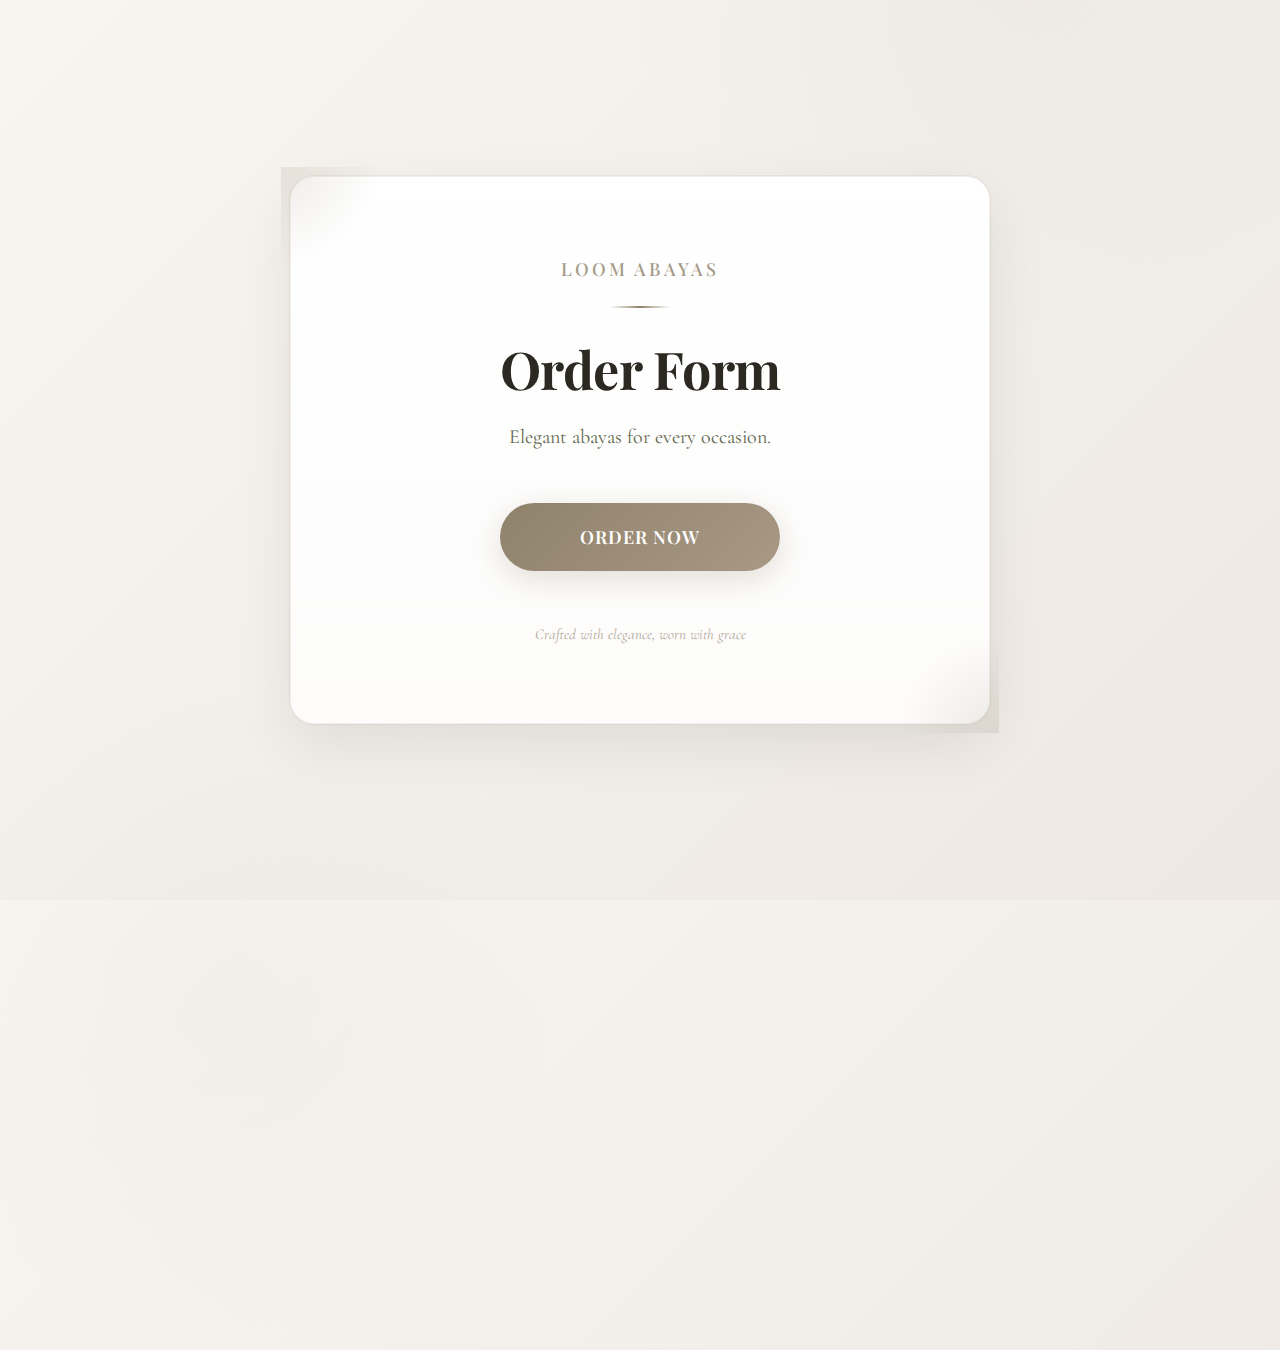
<file: templates/index.html>
<!DOCTYPE html>
<html lang="en">
<head>
  <meta charset="UTF-8" />
  <meta name="viewport" content="width=device-width, initial-scale=1.0" />
  <title>Loom Abayas – Order Form</title>
  <link href="https://fonts.googleapis.com/css2?family=Playfair+Display:wght@400;500;600;700&family=Cormorant+Garamond:wght@300;400;500&display=swap" rel="stylesheet">
  <style>
    * {
      margin: 0;
      padding: 0;
      box-sizing: border-box;
    }
    
    body {
      font-family: 'Playfair Display', serif;
      background: linear-gradient(135deg, #F8F5F1 0%, #EDE8E3 100%);
      min-height: 100vh;
      display: flex;
      align-items: center;
      justify-content: center;
      padding: 20px;
      position: relative;
      overflow: hidden;
    }
    
    body::before {
      content: '';
      position: absolute;
      top: -50%;
      right: -10%;
      width: 800px;
      height: 800px;
      background: radial-gradient(circle, rgba(143, 130, 107, 0.05) 0%, transparent 70%);
      border-radius: 50%;
      animation: float 15s ease-in-out infinite;
    }
    
    body::after {
      content: '';
      position: absolute;
      bottom: -50%;
      left: -10%;
      width: 700px;
      height: 700px;
      background: radial-gradient(circle, rgba(143, 130, 107, 0.04) 0%, transparent 70%);
      border-radius: 50%;
      animation: float 20s ease-in-out infinite reverse;
    }
    
    @keyframes float {
      0%, 100% { transform: translateY(0px); }
      50% { transform: translateY(-30px); }
    }
    
    .container {
      position: relative;
      z-index: 1;
      text-align: center;
      background: linear-gradient(to bottom, #FFFFFF 0%, #FDFCFB 100%);
      padding: 80px 60px;
      border-radius: 24px;
      box-shadow: 
        0 20px 60px rgba(0, 0, 0, 0.08),
        0 0 0 1px rgba(143, 130, 107, 0.1);
      max-width: 700px;
      width: 100%;
      animation: fadeIn 0.8s ease;
      border: 1px solid rgba(143, 130, 107, 0.1);
    }
    
    @keyframes fadeIn {
      from {
        opacity: 0;
        transform: translateY(30px);
      }
      to {
        opacity: 1;
        transform: translateY(0);
      }
    }
    
    .brand-logo {
      font-size: 18px;
      font-weight: 500;
      color: #8F826B;
      letter-spacing: 3px;
      text-transform: uppercase;
      margin-bottom: 25px;
      opacity: 0.8;
      animation: fadeInDown 0.8s ease;
    }
    
    @keyframes fadeInDown {
      from {
        opacity: 0;
        transform: translateY(-20px);
      }
      to {
        opacity: 0.8;
        transform: translateY(0);
      }
    }
    
    .divider {
      width: 60px;
      height: 2px;
      background: linear-gradient(to right, transparent, #8F826B, transparent);
      margin: 0 auto 30px;
      animation: fadeIn 1s ease 0.2s backwards;
    }
    
    h1 {
      font-size: 52px;
      font-weight: 700;
      color: #2C2923;
      margin-bottom: 20px;
      line-height: 1.2;
      letter-spacing: -0.5px;
      animation: fadeInUp 0.8s ease 0.1s backwards;
    }
    
    @keyframes fadeInUp {
      from {
        opacity: 0;
        transform: translateY(30px);
      }
      to {
        opacity: 1;
        transform: translateY(0);
      }
    }
    
    .subtitle {
      font-family: 'Cormorant Garamond', serif;
      font-size: 20px;
      font-weight: 400;
      color: #61664E;
      line-height: 1.6;
      margin-bottom: 50px;
      max-width: 500px;
      margin-left: auto;
      margin-right: auto;
      animation: fadeInUp 0.8s ease 0.2s backwards;
    }
    
    .order-button {
      display: inline-block;
      padding: 22px 80px;
      background: linear-gradient(135deg, #8F826B 0%, #A89885 100%);
      color: white;
      text-decoration: none;
      border-radius: 50px;
      font-size: 18px;
      font-weight: 600;
      letter-spacing: 1px;
      text-transform: uppercase;
      transition: all 0.4s ease;
      box-shadow: 0 8px 30px rgba(143, 130, 107, 0.25);
      position: relative;
      overflow: hidden;
      animation: fadeInUp 0.8s ease 0.4s backwards;
    }
    
    .order-button::before {
      content: '';
      position: absolute;
      top: 0;
      left: -100%;
      width: 100%;
      height: 100%;
      background: linear-gradient(90deg, transparent, rgba(255, 255, 255, 0.2), transparent);
      transition: left 0.5s ease;
    }
    
    .order-button:hover::before {
      left: 100%;
    }
    
    .order-button:hover {
      transform: translateY(-4px);
      box-shadow: 0 12px 40px rgba(143, 130, 107, 0.35);
    }
    
    .order-button:active {
      transform: translateY(-2px);
      box-shadow: 0 6px 25px rgba(143, 130, 107, 0.3);
    }
    
    .footer-note {
      margin-top: 50px;
      font-family: 'Cormorant Garamond', serif;
      font-size: 15px;
      color: #8F826B;
      font-style: italic;
      opacity: 0.7;
      animation: fadeIn 1s ease 0.6s backwards;
    }
    
    /* Premium decorative elements */
    .corner-ornament {
      position: absolute;
      width: 100px;
      height: 100px;
      opacity: 0.15;
    }
    
    .corner-ornament.top-left {
      top: -10px;
      left: -10px;
      background: radial-gradient(circle at top left, #8F826B 0%, transparent 70%);
    }
    
    .corner-ornament.bottom-right {
      bottom: -10px;
      right: -10px;
      background: radial-gradient(circle at bottom right, #8F826B 0%, transparent 70%);
    }
    
    /* Tablet Devices */
    @media (max-width: 768px) {
      .container {
        padding: 60px 45px;
      }
      
      .brand-logo {
        font-size: 16px;
        letter-spacing: 2px;
      }
      
      h1 {
        font-size: 42px;
      }
      
      .subtitle {
        font-size: 18px;
        margin-bottom: 40px;
      }
      
      .order-button {
        padding: 20px 70px;
        font-size: 17px;
      }
    }
    
    /* Mobile Devices */
    @media (max-width: 480px) {
      body {
        padding: 15px;
      }
      
      .container {
        padding: 50px 30px;
        border-radius: 20px;
      }
      
      .brand-logo {
        font-size: 14px;
        letter-spacing: 2px;
        margin-bottom: 20px;
      }
      
      .divider {
        width: 50px;
        margin-bottom: 25px;
      }
      
      h1 {
        font-size: 34px;
        margin-bottom: 18px;
      }
      
      .subtitle {
        font-size: 16px;
        margin-bottom: 40px;
        padding: 0 10px;
      }
      
      .order-button {
        padding: 18px 50px;
        font-size: 16px;
        width: 100%;
      }
      
      .footer-note {
        font-size: 14px;
        margin-top: 40px;
      }
      
      .corner-ornament {
        width: 70px;
        height: 70px;
      }
    }
    
    /* Small Mobile Devices */
    @media (max-width: 360px) {
      .container {
        padding: 45px 25px;
      }
      
      h1 {
        font-size: 30px;
      }
      
      .subtitle {
        font-size: 15px;
      }
      
      .order-button {
        padding: 16px 40px;
        font-size: 15px;
        letter-spacing: 0.5px;
      }
    }
  </style>
</head>
<body>
  <div class="container">
    <div class="corner-ornament top-left"></div>
    <div class="corner-ornament bottom-right"></div>
    
    <div class="brand-logo">Loom Abayas</div>
    <div class="divider"></div>
    
    <h1>Order Form</h1>
    <p class="subtitle">Elegant abayas for every occasion.</p>
    
    <a href="/order-form" class="order-button">Order Now</a>
    
    <p class="footer-note">Crafted with elegance, worn with grace</p>
  </div>
</body>
</html>
</file>
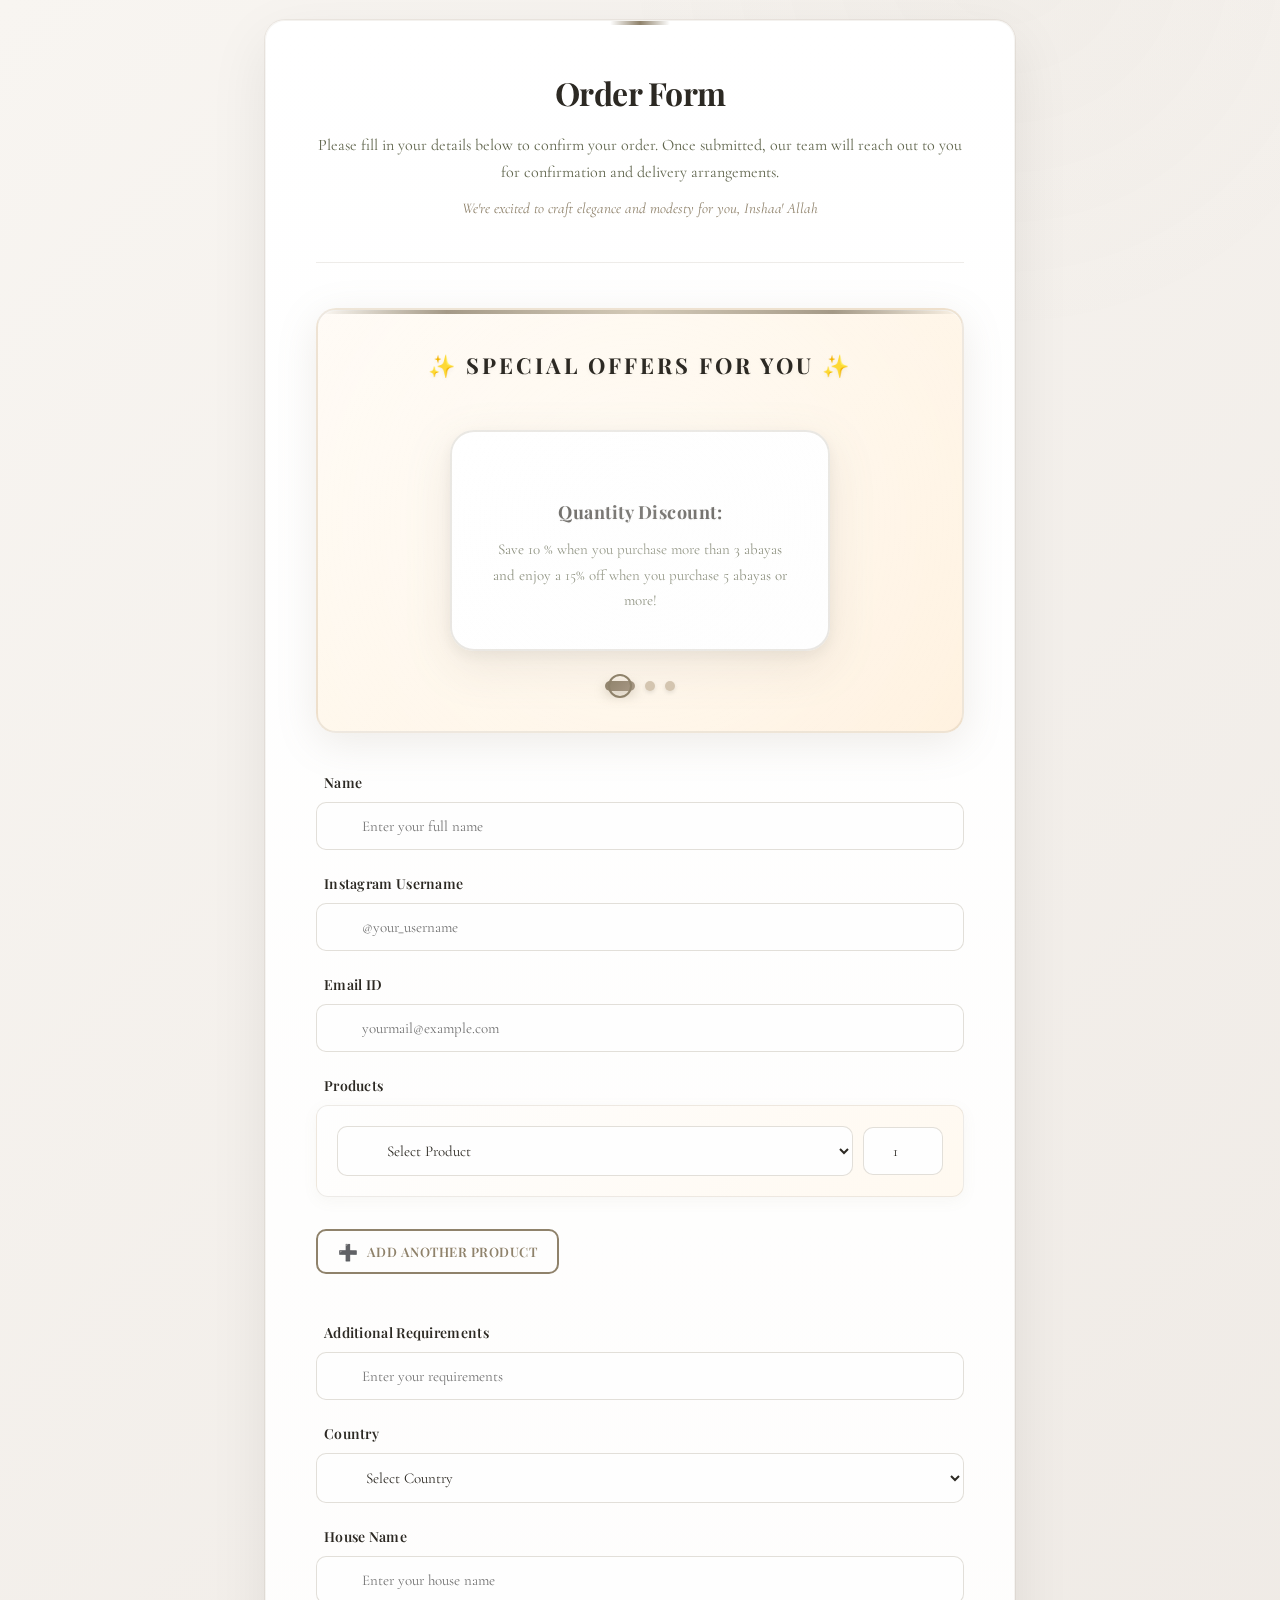
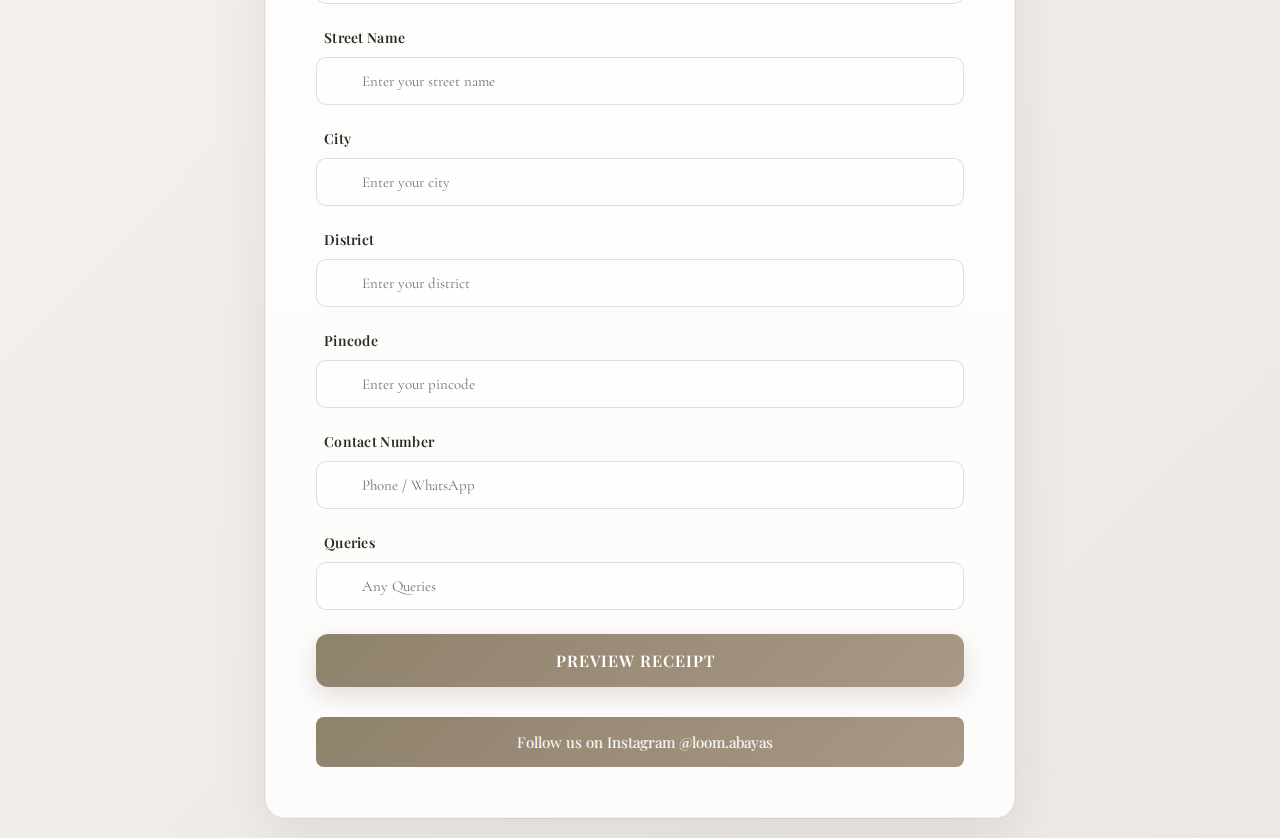
<file: templates/order-form.html>
<!DOCTYPE html>
<html lang="en">
<head>
  <meta charset="UTF-8" />
  <meta name="viewport" content="width=device-width, initial-scale=1.0" />
  <title>Order Form</title>
  <link href="https://fonts.googleapis.com/css2?family=Playfair+Display:wght@400;500;600;700&family=Cormorant+Garamond:wght@300;400;500&display=swap" rel="stylesheet">
  <style>
    * {
      margin: 0;
      padding: 0;
      box-sizing: border-box;
    }
    
    body {
      font-family: 'Playfair Display', serif;
      background: linear-gradient(135deg, #F8F5F1 0%, #EDE8E3 100%);
      padding: 20px;
      min-height: 100vh;
      position: relative;
    }

    body::before {
      content: '';
      position: fixed;
      top: -50%;
      right: -10%;
      width: 800px;
      height: 800px;
      background: radial-gradient(circle, rgba(143, 130, 107, 0.03) 0%, transparent 70%);
      border-radius: 50%;
      animation: float 20s ease-in-out infinite;
      pointer-events: none;
    }

    @keyframes float {
      0%, 100% { transform: translateY(0px); }
      50% { transform: translateY(-40px); }
    }
    
    .form-container {
      max-width: 750px;
      margin: 0 auto;
      background: linear-gradient(to bottom, #FFFFFF 0%, #FDFCFB 100%);
      padding: 50px;
      border-radius: 20px;
      box-shadow: 
        0 20px 60px rgba(0, 0, 0, 0.08),
        0 0 0 1px rgba(143, 130, 107, 0.1);
      animation: fadeIn 0.6s ease-in;
      border: 1px solid rgba(143, 130, 107, 0.08);
      position: relative;
    }

    .form-container::before {
      content: '';
      position: absolute;
      top: 0;
      left: 50%;
      transform: translateX(-50%);
      width: 60px;
      height: 4px;
      background: linear-gradient(to right, transparent, #8F826B, transparent);
      border-radius: 2px;
    }
    
    @keyframes fadeIn {
      from { opacity: 0; transform: translateY(30px); }
      to { opacity: 1; transform: translateY(0); }
    }
    
    .welcome {
      text-align: center;
      margin-bottom: 45px;
      padding-bottom: 30px;
      border-bottom: 1px solid rgba(143, 130, 107, 0.15);
      position: relative;
    }

    .brand-logo {
      font-size: 16px;
      font-weight: 500;
      color: #8F826B;
      letter-spacing: 3px;
      text-transform: uppercase;
      margin-bottom: 20px;
      opacity: 0.8;
    }

    .divider {
      width: 50px;
      height: 2px;
      background: linear-gradient(to right, transparent, #8F826B, transparent);
      margin: 0 auto 25px;
    }
    
    .welcome h2 {
      color: #2C2923;
      font-size: 32px;
      margin-bottom: 18px;
      font-weight: 700;
      letter-spacing: -0.5px;
    }
    
    .welcome p {
      font-family: 'Cormorant Garamond', serif;
      color: #61664E;
      font-size: 16px;
      line-height: 1.7;
      margin-bottom: 10px;
    }
    
    .welcome .italic {
      font-family: 'Cormorant Garamond', serif;
      font-style: italic;
      color: #8F826B;
      font-size: 15px;
      font-weight: 400;
    }

    /* PREMIUM CAROUSEL STYLES */
    .offers-carousel {
      background: linear-gradient(135deg, #FFFBF5 0%, #FFF6E8 50%, #FFF0DC 100%);
      padding: 40px 30px;
      margin: 40px 0;
      position: relative;
      overflow: hidden;
      min-height: 320px;
      border-radius: 20px;
      border: 2px solid rgba(143, 130, 107, 0.15);
      box-shadow: 
        0 10px 40px rgba(143, 130, 107, 0.15),
        inset 0 1px 0 rgba(255, 255, 255, 0.8);
    }

    .offers-carousel::before {
      content: '';
      position: absolute;
      top: 0;
      left: 0;
      right: 0;
      height: 4px;
      background: linear-gradient(90deg, 
        transparent 0%, 
        #8F826B 20%, 
        #C5B8A0 50%, 
        #8F826B 80%, 
        transparent 100%);
      animation: shimmer 3s ease-in-out infinite;
    }

    @keyframes shimmer {
      0%, 100% { opacity: 0.8; }
      50% { opacity: 1; }
    }

    .offers-carousel::after {
      content: '';
      position: absolute;
      top: 50%;
      left: 50%;
      transform: translate(-50%, -50%);
      width: 200%;
      height: 200%;
      background: radial-gradient(circle, rgba(255, 255, 255, 0.4) 0%, transparent 70%);
      pointer-events: none;
      animation: pulse 4s ease-in-out infinite;
    }

    @keyframes pulse {
      0%, 100% { opacity: 0.3; transform: translate(-50%, -50%) scale(1); }
      50% { opacity: 0.5; transform: translate(-50%, -50%) scale(1.1); }
    }

    .offers-carousel h3 {
      color: #2C2923;
      font-size: 22px;
      font-weight: 700;
      margin-bottom: 50px;
      text-align: center;
      text-transform: uppercase;
      letter-spacing: 3px;
      position: relative;
      z-index: 2;
      text-shadow: 0 2px 4px rgba(0, 0, 0, 0.05);
    }

    .carousel-wrapper {
      position: relative;
      width: 100%;
      max-width: 380px;
      margin: 0 auto;
      min-height: 220px;
      perspective: 1000px;
    }

    .carousel-track {
      position: relative;
      width: 100%;
      transform-style: preserve-3d;
    }

    .carousel-slide {
      position: absolute;
      top: 0;
      left: 0;
      width: 100%;
      opacity: 0;
      transform: translateX(100%) scale(0.9) rotateY(20deg);
      transition: all 0.8s cubic-bezier(0.645, 0.045, 0.355, 1);
      pointer-events: none;
      filter: blur(3px);
    }

    .carousel-slide.active {
      opacity: 1;
      transform: translateX(0) scale(1) rotateY(0deg);
      pointer-events: auto;
      position: relative;
      filter: blur(0);
      z-index: 2;
    }

    .carousel-slide.prev {
      opacity: 0.3;
      transform: translateX(-100%) scale(0.85) rotateY(-20deg);
      filter: blur(2px);
      z-index: 1;
    }

    .offer-item {
      background: linear-gradient(135deg, #FFFFFF 0%, #FEFEFE 100%);
      padding: 65px 35px 35px 35px;
      border-radius: 24px;
      border: 2px solid rgba(143, 130, 107, 0.25);
      display: flex;
      flex-direction: column;
      align-items: center;
      justify-content: center;
      text-align: center;
      gap: 20px;
      box-shadow: 
        0 15px 45px rgba(143, 130, 107, 0.18),
        0 5px 15px rgba(0, 0, 0, 0.08),
        inset 0 1px 0 rgba(255, 255, 255, 0.9);
      min-height: 210px;
      max-width: 380px;
      position: relative;
      margin: 0 auto;
      transition: all 0.5s cubic-bezier(0.175, 0.885, 0.32, 1.275);
      backdrop-filter: blur(10px);
    }

    .offer-item::before {
      content: '';
      position: absolute;
      top: -2px;
      left: -2px;
      right: -2px;
      bottom: -2px;
      background: linear-gradient(135deg, rgba(143, 130, 107, 0.2) 0%, transparent 50%, rgba(143, 130, 107, 0.1) 100%);
      border-radius: 24px;
      z-index: -1;
      opacity: 0;
      transition: opacity 0.5s ease;
    }

    .offer-item:hover {
      box-shadow: 
        0 20px 60px rgba(143, 130, 107, 0.25),
        0 8px 20px rgba(0, 0, 0, 0.12),
        inset 0 1px 0 rgba(255, 255, 255, 1);
      transform: translateY(-8px) scale(1.02);
      border-color: #8F826B;
    }

    .offer-item:hover::before {
      opacity: 1;
    }

    

   

    .offer-item:hover .offer-icon {
      transform: translateX(-50%) translateY(-5px) scale(1.1);
      box-shadow: 
        0 15px 40px rgba(143, 130, 107, 0.35),
        0 0 0 4px #8F826B,
        0 0 0 8px rgba(143, 130, 107, 0.15);
    }

    .offer-text {
      font-family: 'Cormorant Garamond', serif;
      color: #61664E;
      font-size: 15px;
      line-height: 1.7;
      text-align: center;
      width: 100%;
      font-weight: 400;
    }

    .offer-text strong {
      font-family: 'Playfair Display', serif;
      color: #2C2923;
      font-weight: 700;
      display: block;
      margin-bottom: 10px;
      font-size: 18px;
      letter-spacing: 0.5px;
      text-shadow: 0 1px 2px rgba(0, 0, 0, 0.05);
    }

    .carousel-controls {
      position: absolute;
      top: 50%;
      transform: translateY(-50%);
      width: 100%;
      display: flex;
      justify-content: space-between;
      padding: 0 10px;
      pointer-events: none;
      z-index: 3;
    }

    .carousel-btn {
      width: 45px;
      height: 45px;
      border-radius: 50%;
      background: linear-gradient(135deg, #FFFFFF 0%, #FFF9F0 100%);
      border: 2px solid #8F826B;
      color: #8F826B;
      font-size: 20px;
      cursor: pointer;
      pointer-events: auto;
      transition: all 0.3s ease;
      display: flex;
      align-items: center;
      justify-content: center;
      box-shadow: 0 5px 15px rgba(143, 130, 107, 0.2);
      opacity: 0.8;
    }

    .carousel-btn:hover {
      background: linear-gradient(135deg, #8F826B 0%, #A89885 100%);
      color: white;
      transform: scale(1.1);
      box-shadow: 0 8px 25px rgba(143, 130, 107, 0.35);
      opacity: 1;
    }

    .carousel-btn:active {
      transform: scale(0.95);
    }

    .carousel-dots {
      display: flex;
      justify-content: center;
      gap: 10px;
      margin-top: 30px;
      position: relative;
      z-index: 2;
    }

    .carousel-dot {
      width: 10px;
      height: 10px;
      border-radius: 50%;
      background: #D4C5B0;
      cursor: pointer;
      transition: all 0.4s cubic-bezier(0.175, 0.885, 0.32, 1.275);
      border: none;
      padding: 0;
      box-shadow: 0 2px 4px rgba(0, 0, 0, 0.1);
      position: relative;
    }

    .carousel-dot::before {
      content: '';
      position: absolute;
      top: 50%;
      left: 50%;
      transform: translate(-50%, -50%);
      width: 20px;
      height: 20px;
      border-radius: 50%;
      border: 2px solid #8F826B;
      opacity: 0;
      transition: opacity 0.3s ease;
    }

    .carousel-dot.active {
      background: linear-gradient(135deg, #8F826B 0%, #A89885 100%);
      width: 30px;
      border-radius: 6px;
      box-shadow: 0 4px 12px rgba(143, 130, 107, 0.4);
    }

    .carousel-dot.active::before {
      opacity: 1;
      animation: ripple 1.5s ease-out infinite;
    }

    @keyframes ripple {
      0% {
        transform: translate(-50%, -50%) scale(1);
        opacity: 0.6;
      }
      100% {
        transform: translate(-50%, -50%) scale(1.8);
        opacity: 0;
      }
    }

    .carousel-dot:hover {
      background: #A89885;
      transform: scale(1.3);
      box-shadow: 0 4px 12px rgba(143, 130, 107, 0.3);
    }

    
    .form-group {
      margin-bottom: 24px;
      width: 100%;
      position: relative;
    }
    
    .form-group label {
      display: flex;
      align-items: center;
      gap: 8px;
      font-size: 14px;
      color: #2C2923;
      font-weight: 600;
      margin-bottom: 10px;
      letter-spacing: 0.3px;
    }

    .label-icon {
      font-size: 16px;
      color: #8F826B;
    }
    
    .form-group input,
    .form-group select {
      width: 100%;
      padding: 14px 18px 14px 45px;
      border: 1px solid rgba(143, 130, 107, 0.25);
      border-radius: 10px;
      font-size: 15px;
      font-family: 'Cormorant Garamond', serif;
      background: #FEFEFE;
      transition: all 0.3s ease;
      color: #2C2923;
    }

    .input-wrapper {
      position: relative;
    }

    .input-icon {
      position: absolute;
      left: 16px;
      top: 50%;
      transform: translateY(-50%);
      color: #8F826B;
      font-size: 18px;
      pointer-events: none;
      opacity: 0.7;
    }
    
    .form-group input:focus,
    .form-group select:focus {
      outline: none;
      border-color: #8F826B;
      box-shadow: 0 0 0 4px rgba(143, 130, 107, 0.08);
      background: white;
    }

    .form-group input:focus + .input-icon,
    .form-group select:focus + .input-icon {
      opacity: 1;
    }
    
    .note {
      font-family: 'Cormorant Garamond', serif;
      font-size: 13px;
      color: #8F826B;
      margin-top: 8px;
      font-style: italic;
      line-height: 1.6;
      padding-left: 24px;
      position: relative;
    }

    .note::before {
      content: 'ℹ';
      position: absolute;
      left: 4px;
      font-style: normal;
      opacity: 0.8;
    }
    
    .hidden {
      display: none;
    }
    
    .product-wrapper {
      margin-bottom: 20px;
      padding: 20px;
      background: linear-gradient(135deg, #FEFEFE 0%, #FFF9F0 100%);
      border: 1px solid rgba(143, 130, 107, 0.15);
      border-radius: 12px;
      box-shadow: 0 4px 15px rgba(143, 130, 107, 0.06);
      transition: all 0.3s ease;
    }

    .product-wrapper:hover {
      box-shadow: 0 6px 20px rgba(143, 130, 107, 0.1);
      transform: translateY(-2px);
    }
    
    .product-row {
      display: flex;
      align-items: center;
      gap: 10px;
      width: 100%;
    }
    
    .product-row select {
      flex: 1;
      min-width: 0;
    }
    
    .product-row .quantity {
      width: 80px;
      flex-shrink: 0;
      text-align: center;
      padding-left: 18px;
    }
    
    .remove-product-btn {
      background-color: transparent;
      color: #8F826B;
      border: none;
      padding: 0;
      font-size: 24px;
      cursor: pointer;
      transition: all 0.2s ease;
      font-family: Arial, sans-serif;
      line-height: 1;
      width: 32px;
      height: 32px;
      display: flex;
      align-items: center;
      justify-content: center;
      flex-shrink: 0;
      border-radius: 4px;
    }
    
    .remove-product-btn:hover {
      color: #d64545;
      background: #FFE8E8;
      transform: scale(1.1);
    }
    
    .color-field-wrapper {
      margin-top: 12px;
      width: 100%;
    }
    
    .color-field-label {
      display: flex;
      align-items: center;
      gap: 6px;
      font-size: 13px;
      color: #61664E;
      font-weight: 500;
      margin-bottom: 6px;
    }

    .color-field-label::before {
      content: '';
      font-size: 14px;
    }
    
    .color-field-wrapper input,
    .color-field-wrapper select {
      width: 100%;
      padding: 10px 15px 10px 38px;
      border: 1px solid #D4C5B0;
      border-radius: 6px;
      font-size: 13px;
      font-family: 'Playfair Display', serif;
      background: white;
    }
    
    .color-field-wrapper input:focus,
    .color-field-wrapper select:focus {
      outline: none;
      border-color: #8F826B;
      box-shadow: 0 0 0 3px rgba(143, 130, 107, 0.1);
    }

    .size-field-wrapper {
      margin-top: 12px;
      width: 100%;
    }

    .size-field-label {
      display: flex;
      align-items: center;
      gap: 6px;
      font-size: 13px;
      color: #61664E;
      font-weight: 500;
      margin-bottom: 6px;
    }

    .size-field-label::before {
      content: '';
      font-size: 14px;
    }

    .size-field-wrapper select,
    .size-field-wrapper input {
      width: 100%;
      padding: 10px 15px 10px 38px;
      border: 1px solid #D4C5B0;
      border-radius: 6px;
      font-size: 13px;
      font-family: 'Playfair Display', serif;
      background: white;
    }

    .size-field-wrapper select:focus,
    .size-field-wrapper input:focus {
      outline: none;
      border-color: #8F826B;
      box-shadow: 0 0 0 3px rgba(143, 130, 107, 0.1);
    }

    .custom-size-field {
      margin-top: 8px;
    }
    
    .shawl-note {
      font-size: 12px;
      color: #8F826B;
      margin-top: 8px;
      font-style: italic;
      padding: 6px 10px 6px 32px;
      background: #FFF9F0;
      border-left: 3px solid #8F826B;
      border-radius: 4px;
      position: relative;
    }

    .shawl-note::before {
      content: '✨';
      position: absolute;
      left: 10px;
      font-style: normal;
    }
    /* NEW: Shawl length upgrade field */
.shawl-length-wrapper {
  margin-top: 12px;
  width: 100%;
}

.shawl-length-label {
  display: flex;
  align-items: center;
  gap: 6px;
  font-size: 13px;
  color: #61664E;
  font-weight: 500;
  margin-bottom: 6px;
}

.shawl-length-label::before {
  content: '🧣';
  font-size: 14px;
}

.shawl-checkbox-container {
  display: flex;
  align-items: center;
  gap: 10px;
  padding: 12px 15px;
  background: white;
  border: 1px solid #D4C5B0;
  border-radius: 6px;
  cursor: pointer;
  transition: all 0.3s ease;
}

.shawl-checkbox-container:hover {
  border-color: #8F826B;
  background: #FEFDFB;
}

.shawl-checkbox-container input[type="checkbox"] {
  width: 18px;
  height: 18px;
  cursor: pointer;
  accent-color: #8F826B;
}

.shawl-checkbox-label {
  font-size: 13px;
  color: #2C2923;
  font-weight: 500;
  cursor: pointer;
  flex: 1;
  font-family: 'Playfair Display', serif;
}

.shawl-upgrade-note {
  font-size: 11px;
  color: #8F826B;
  margin-top: 6px;
  font-style: italic;
  padding: 4px 8px 4px 26px;
  background: #FFF9F0;
  border-left: 2px solid #8F826B;
  border-radius: 3px;
  position: relative;
}

.shawl-upgrade-note::before {
  content: 'ℹ';
  position: absolute;
  left: 8px;
  font-style: normal;
  opacity: 0.8;
}
    
    #addProductBtn {
      background: transparent;
      color: #8F826B;
      border: 2px solid #8F826B;
      padding: 10px 20px;
      margin-top: 12px;
      margin-bottom: 25px;
      border-radius: 10px;
      font-size: 14px;
      cursor: pointer;
      display: inline-flex;
      align-items: center;
      gap: 8px;
      font-family: 'Playfair Display', serif;
      font-weight: 600;
      transition: all 0.3s ease;
      letter-spacing: 0.5px;
      text-transform: uppercase;
      font-size: 13px;
    }

    #addProductBtn::before {
      content: '➕';
      font-size: 16px;
    }
    
    #addProductBtn:hover {
      background: #8F826B;
      color: white;
      transform: translateY(-3px);
      box-shadow: 0 6px 20px rgba(143, 130, 107, 0.25);
    }
    
    button[type="button"]#previewBtn {
      width: 100%;
      padding: 16px;
      background: linear-gradient(135deg, #8F826B 0%, #A89885 100%);
      color: white;
      border: none;
      border-radius: 12px;
      font-size: 16px;
      font-weight: 600;
      cursor: pointer;
      margin-top: 15px;
      font-family: 'Playfair Display', serif;
      transition: all 0.4s ease;
      letter-spacing: 1px;
      text-transform: uppercase;
      box-shadow: 0 8px 25px rgba(143, 130, 107, 0.25);
      position: relative;
      overflow: hidden;
      display: flex;
      align-items: center;
      justify-content: center;
      gap: 10px;
    }

    button[type="button"]#previewBtn::after {
      content: '';
      font-size: 20px;
    }

    button[type="button"]#previewBtn::before {
      content: '';
      position: absolute;
      top: 0;
      left: -100%;
      width: 100%;
      height: 100%;
      background: linear-gradient(90deg, transparent, rgba(255, 255, 255, 0.2), transparent);
      transition: left 0.5s ease;
    }

    button[type="button"]#previewBtn:hover::before {
      left: 100%;
    }
    
    button[type="button"]#previewBtn:hover {
      transform: translateY(-3px);
      box-shadow: 0 12px 35px rgba(143, 130, 107, 0.35);
    }
    
    .receipt-box {
      border: 2px solid #8F826B;
      padding: 25px;
      margin-top: 25px;
      background: #FEFDFB;
      border-radius: 8px;
      animation: slideIn 0.3s ease;
    }
    
    @keyframes slideIn {
      from { opacity: 0; transform: translateY(-10px); }
      to { opacity: 1; transform: translateY(0); }
    }
    
    .receipt-box h3 {
      color: #8F826B;
      margin-bottom: 20px;
      font-size: 22px;
      text-align: center;
      display: flex;
      align-items: center;
      justify-content: center;
      gap: 10px;
    }

    .receipt-box h3::before {
      content: '';
      font-size: 24px;
    }
    
    .receipt-box table {
      width: 100%;
      border-collapse: collapse;
      margin-bottom: 20px;
    }
    
    .receipt-box table th,
    .receipt-box table td {
      padding: 10px;
      text-align: left;
      border: 1px solid #D4C5B0;
      font-size: 14px;
    }
    
    .receipt-box table th {
      background: #F5EDE3;
      color: #61664E;
      font-weight: 600;
    }
    
    .btn {
      padding: 10px 24px;
      margin: 5px;
      border: none;
      border-radius: 6px;
      cursor: pointer;
      font-size: 14px;
      font-family: 'Playfair Display', serif;
      font-weight: 500;
      transition: all 0.3s ease;
      display: inline-flex;
      align-items: center;
      gap: 6px;
    }
    
    #proceedBtn {
      background: #8F826B;
      color: white;
    }

    #proceedBtn::before {
      content: '→';
      font-size: 16px;
      font-weight: bold;
    }
    
    #proceedBtn:hover {
      background: #75695A;
      transform: translateY(-2px);
    }

    #proceedBtn:disabled {
      background: #D0D0D0;
      color: #888;
      cursor: not-allowed;
      transform: none;
    }

    #proceedBtn:disabled:hover {
      transform: none;
      box-shadow: none;
    }
    
    #cancelBtn {
      background: #E0E0E0;
      color: #666;
    }

    #cancelBtn::before {
      content: '✕';
      font-size: 16px;
    }
    
    #cancelBtn:hover {
      background: #D0D0D0;
    }

    .payment-info {
      background: #FFF9F0;
      border: 2px solid #8F826B;
      border-radius: 8px;
      padding: 20px;
      margin-top: 20px;
      animation: slideIn 0.3s ease;
    }

    .payment-info h4 {
      color: #8F826B;
      font-size: 18px;
      margin-bottom: 15px;
      text-align: center;
      font-weight: 600;
      display: flex;
      align-items: center;
      justify-content: center;
      gap: 8px;
    }

    .payment-info h4::before {
      content: '';
      font-size: 20px;
    }

    .payment-detail {
      background: white;
      padding: 12px 15px;
      margin: 8px 0;
      border-radius: 6px;
      border: 1px solid #E8DFD0;
      display: flex;
      justify-content: space-between;
      align-items: center;
    }

    .payment-detail-label {
      color: #61664E;
      font-weight: 500;
      font-size: 13px;
      display: flex;
      align-items: center;
      gap: 6px;
    }

    .payment-detail-label::before {
      content: '•';
      color: #8F826B;
      font-weight: bold;
      font-size: 16px;
    }

    .payment-detail-value {
      color: #8F826B;
      font-weight: 600;
      font-size: 14px;
      text-align: right;
      word-break: break-all;
    }

    .payment-note {
      color: #8F826B;
      font-size: 13px;
      text-align: center;
      margin-top: 15px;
      font-style: italic;
      line-height: 1.5;
      padding: 10px;
      background: white;
      border-radius: 6px;
      position: relative;
      padding-left: 32px;
    }

    .payment-note::before {
      content: '💡';
      position: absolute;
      left: 10px;
      font-style: normal;
    }

    .payment-upload-wrapper {
      background: white;
      padding: 20px;
      margin-top: 15px;
      border-radius: 6px;
      border: 2px dashed #D4C5B0;
      text-align: center;
      transition: all 0.3s ease;
    }

    .payment-upload-wrapper:hover {
      border-color: #8F826B;
      background: #FEFDFB;
    }

    .upload-label {
      display: flex;
      align-items: center;
      justify-content: center;
      gap: 8px;
      color: #61664E;
      font-size: 14px;
      font-weight: 600;
      margin-bottom: 10px;
    }

    .upload-label::before {
      content: '';
      font-size: 18px;
    }

    .upload-instructions {
      color: #888;
      font-size: 12px;
      margin-bottom: 15px;
      font-style: italic;
    }

    .file-input-wrapper {
      position: relative;
      display: inline-block;
      width: 100%;
    }

    .file-input-wrapper input[type="file"] {
      position: absolute;
      opacity: 0;
      width: 100%;
      height: 100%;
      cursor: pointer;
    }

    .file-input-button {
      display: inline-flex;
      align-items: center;
      justify-content: center;
      gap: 8px;
      padding: 12px 24px;
      background: linear-gradient(135deg, #8F826B 0%, #A89885 100%);
      color: white;
      border-radius: 6px;
      font-size: 14px;
      font-weight: 500;
      cursor: pointer;
      transition: all 0.3s ease;
      font-family: 'Playfair Display', serif;
    }

    .file-input-button::before {
      content: '';
      font-size: 16px;
    }

    .file-input-button:hover {
      transform: translateY(-2px);
      box-shadow: 0 4px 12px rgba(143, 130, 107, 0.3);
    }

    .file-preview {
      margin-top: 15px;
      padding: 12px;
      background: #FFF9F0;
      border-radius: 6px;
      display: none;
      align-items: center;
      gap: 10px;
      border: 1px solid #E8DFD0;
    }

    .file-preview.active {
      display: flex;
    }

    .file-preview-icon {
      font-size: 24px;
    }

    .file-preview-info {
      flex: 1;
      text-align: left;
    }

    .file-preview-name {
      color: #61664E;
      font-size: 13px;
      font-weight: 500;
      margin-bottom: 3px;
      display: flex;
      align-items: center;
      gap: 6px;
    }

    .file-preview-name::before {
      content: '✓';
      color: #4CAF50;
      font-weight: bold;
    }

    .file-preview-size {
      color: #888;
      font-size: 11px;
    }

    .file-remove-btn {
      background: transparent;
      border: none;
      color: #d64545;
      font-size: 20px;
      cursor: pointer;
      padding: 5px;
      transition: all 0.2s ease;
      border-radius: 4px;
    }

    .file-remove-btn:hover {
      background: #FFE8E8;
      transform: scale(1.1);
    }

    .warning-message {
      background: #FFF3CD;
      border: 2px solid #FFC107;
      border-radius: 6px;
      padding: 15px;
      margin-top: 15px;
      text-align: center;
      display: none;
      animation: slideIn 0.3s ease;
    }

    .warning-message.active {
      display: block;
    }

    .warning-message p {
      color: #856404;
      font-size: 14px;
      font-weight: 600;
      margin: 0;
      display: flex;
      align-items: center;
      justify-content: center;
      gap: 8px;
    }

    .warning-message p::before {
      content: '⚠️';
      font-size: 18px;
    }

    .discount-badge {
      background: linear-gradient(135deg, #FFF9F0 0%, #FFF3E0 100%);
      border: 2px solid #8F826B;
      color: #8F826B;
      padding: 12px 20px;
      border-radius: 8px;
      font-size: 14px;
      font-weight: 600;
      text-align: center;
      margin: 10px 0;
      animation: slideIn 0.3s ease;
      box-shadow: 0 2px 8px rgba(143, 130, 107, 0.15);
      display: flex;
      align-items: center;
      justify-content: center;
      gap: 8px;
    }

    .discount-badge::before {
      content: '';
      font-size: 18px;
    }

    .free-shipping-badge {
      background: linear-gradient(135deg, #FFF9F0 0%, #FFF3E0 100%);
      border: 2px solid #8F826B;
      color: #8F826B;
      padding: 12px 20px;
      border-radius: 8px;
      font-size: 14px;
      font-weight: 600;
      text-align: center;
      margin: 10px 0;
      animation: slideIn 0.3s ease;
      box-shadow: 0 2px 8px rgba(143, 130, 107, 0.15);
      display: flex;
      align-items: center;
      justify-content: center;
      gap: 8px;
    }

    .free-shipping-badge::before {
      content: '';
      font-size: 18px;
    }

    /* Modal Styles */
    .modal-overlay {
      display: none;
      position: fixed;
      top: 0;
      left: 0;
      width: 100%;
      height: 100%;
      background: rgba(0, 0, 0, 0.5);
      z-index: 1000;
      animation: fadeIn 0.3s ease;
    }

    .modal-overlay.active {
      display: flex;
      align-items: center;
      justify-content: center;
      padding: 20px;
    }

    .modal-content {
      background: white;
      border-radius: 12px;
      max-width: 600px;
      width: 100%;
      max-height: 90vh;
      overflow-y: auto;
      box-shadow: 0 10px 40px rgba(0, 0, 0, 0.3);
      animation: slideIn 0.3s ease;
    }

    .modal-header {
      background: linear-gradient(135deg, #8F826B 0%, #A89885 100%);
      color: white;
      padding: 20px;
      border-radius: 12px 12px 0 0;
      text-align: center;
    }

    .modal-header h3 {
      font-size: 22px;
      font-weight: 600;
      margin: 0;
      display: flex;
      align-items: center;
      justify-content: center;
      gap: 10px;
    }

    .modal-header h3::before {
      content: '✓';
      font-size: 28px;
      background: white;
      color: #8F826B;
      width: 36px;
      height: 36px;
      border-radius: 50%;
      display: flex;
      align-items: center;
      justify-content: center;
    }

    .modal-body {
      padding: 25px;
    }

    .modal-section {
      margin-bottom: 20px;
      padding-bottom: 20px;
      border-bottom: 1px solid #E8DFD0;
    }

    .modal-section:last-child {
      border-bottom: none;
      margin-bottom: 0;
    }

    .modal-section h4 {
      color: #8F826B;
      font-size: 16px;
      font-weight: 600;
      margin-bottom: 12px;
      display: flex;
      align-items: center;
      gap: 8px;
    }

    .modal-section:nth-child(1) h4::before {
      content: '';
    }

    .modal-section:nth-child(2) h4::before {
      content: '';
    }

    .modal-section:nth-child(3) h4::before {
      content: '';
    }

    .modal-section:nth-child(4) h4::before {
      content: '';
    }

    .modal-detail-row {
      display: flex;
      justify-content: space-between;
      padding: 8px 0;
      font-size: 14px;
    }

    .modal-detail-label {
      color: #61664E;
      font-weight: 500;
    }

    .modal-detail-value {
      color: #8F826B;
      font-weight: 600;
      text-align: right;
      max-width: 60%;
      word-break: break-word;
    }

    .modal-table {
      width: 100%;
      border-collapse: collapse;
      margin-top: 10px;
    }

    .modal-table th,
    .modal-table td {
      padding: 10px;
      text-align: left;
      border: 1px solid #D4C5B0;
      font-size: 13px;
    }

    .modal-table th {
      background: #F5EDE3;
      color: #61664E;
      font-weight: 600;
    }

    .modal-total {
      background: #FFF9F0;
      padding: 15px;
      border-radius: 6px;
      margin-top: 15px;
      text-align: center;
    }

    .modal-total-label {
      color: #61664E;
      font-size: 14px;
      font-weight: 500;
      display: flex;
      align-items: center;
      justify-content: center;
      gap: 6px;
    }

    .modal-total-label::before {
      content: '';
    }

    .modal-total-value {
      color: #8F826B;
      font-size: 24px;
      font-weight: 600;
      margin-top: 5px;
    }

    .modal-footer {
      padding: 20px 25px;
      background: #FEFDFB;
      border-radius: 0 0 12px 12px;
      text-align: center;
      border-top: 1px solid #E8DFD0;
    }

    .modal-footer .btn {
      min-width: 120px;
    }

    .modal-confirm-btn {
      background: #8F826B;
      color: white;
    }

    .modal-confirm-btn::before {
      content: '✓';
      font-size: 16px;
      font-weight: bold;
    }

    .modal-confirm-btn:hover {
      background: #75695A;
      transform: translateY(-2px);
    }

    .modal-cancel-btn {
      background: #E0E0E0;
      color: #666;
    }

    .modal-cancel-btn::before {
      content: '←';
      font-size: 16px;
    }

    .modal-cancel-btn:hover {
      background: #D0D0D0;
    }

    #submitOrderBtn {
      display: inline-flex;
      align-items: center;
      gap: 8px;
    }

    #submitOrderBtn::before {
      content: '';
      font-size: 18px;
    }
    
    .instagram-link {
      display: flex;
      align-items: center;
      justify-content: center;
      gap: 10px;
      text-align: center;
      margin-top: 30px;
      padding: 15px;
      background: linear-gradient(135deg, #8F826B 0%, #A89885 100%);
      color: white;
      text-decoration: none;
      border-radius: 8px;
      font-size: 15px;
      transition: all 0.3s ease;
    }

    .instagram-link::before {
      content: '';
      font-size: 20px;
    }
    
    .instagram-link:hover {
      transform: translateY(-2px);
      box-shadow: 0 6px 20px rgba(143, 130, 107, 0.3);
    }
    
    @media (max-width: 600px) {
      .form-container {
        padding: 25px 20px;
      }
      
      .product-row {
        flex-wrap: wrap;
      }
      
      .product-row select {
        flex: 1 1 100%;
      }
      
      .product-row .quantity {
        flex: 1;
      }

      .payment-detail {
        flex-direction: column;
        align-items: flex-start;
        gap: 5px;
      }

      .payment-detail-value {
        text-align: left;
      }

      .modal-content {
        max-height: 95vh;
      }

      .modal-detail-row {
        flex-direction: column;
        gap: 5px;
      }

      .modal-detail-value {
        max-width: 100%;
        text-align: left;
      }

      .offer-item {
        flex-direction: column;
        text-align: center;
      }
    }
  </style>
</head>
<body>
  <div class="form-container">
    <div class="welcome">
      <h2>Order Form</h2>
      <p>Please fill in your details below to confirm your order. Once submitted, our team will reach out to you for confirmation and delivery arrangements.</p>
      <p class="italic">We're excited to craft elegance and modesty for you, Inshaa' Allah</p>
    </div>

    <div class="offers-carousel">
      <h3>✨ Special Offers For You ✨</h3>
      <div class="carousel-wrapper">
        <div class="carousel-track" id="carouselTrack">
          <div class="carousel-slide active">
            <div class="offer-item">
              <div class="offer-text">
                <strong>Quantity Discount:</strong>  Save 10 % when you purchase more than 3 abayas and enjoy a 15% off when you purchase 5 abayas or more!
              </div>
            </div>
          </div>
          <div class="carousel-slide">
            <div class="offer-item">
              <div class="offer-text">
                <strong>Free Delivery in UAE:</strong> No delivery charges on orders above AED 330                 
              </div>
            </div>
          </div>
          <div class="carousel-slide">
            <div class="offer-item">
              <div class="offer-text">
                <strong>Free Shipping to India:</strong> No shipping charges on orders above ₹8000
              </div>
            </div>
          </div>
        </div>
      </div>
      <div class="carousel-dots" id="carouselDots">
        <button class="carousel-dot active" data-index="0"></button>
        <button class="carousel-dot" data-index="1"></button>
        <button class="carousel-dot" data-index="2"></button>
      </div>
    </div>

    <form id="orderForm" method="POST" action="/order-form" enctype="multipart/form-data">
            <div class="form-group">
        <label for="full_name">
          <span class="label-icon"></span>
          Name
        </label>
        <div class="input-wrapper">
          <input type="text" id="full_name" name="full_name" placeholder="Enter your full name" required>
          <span class="input-icon"></span>
        </div>
      </div>

      <div class="form-group">
        <label for="insta_username">
          <span class="label-icon"></span>
          Instagram Username
        </label>
        <div class="input-wrapper">
          <input type="text" id="insta_username" name="insta_username" placeholder="@your_username" required>
          <span class="input-icon"></span>
        </div>
      </div>

      <div class="form-group">
        <label for="email">
          <span class="label-icon"></span>
          Email ID
        </label>
        <div class="input-wrapper">
          <input type="email" id="email" name="email" placeholder="yourmail@example.com" required>
          <span class="input-icon"></span>
        </div>
      </div>

      <div class="form-group" id="productSection">
        <label>
          <span class="label-icon"></span>
          Products
        </label>
        <div class="product-wrapper" data-row-index="0">
          <div class="product-row" data-row-index="0">
            <select name="pid[]" class="pid" required data-row-index="0">
              <option value="">Select Product</option>
              <option value="P01">P01 – Keffiyeh Abaya</option>
              <option value="P02">P02 – Zahrah Abaya</option>
              <option value="P03">P03 – Black abaya with white embroidered sleeves</option>
              <option value="P04">P04 – Hala Abaya</option>
              <option value="P05">P05 – Launan Abaya</option>
              <option value="P06">P06 – Yasmin Abaya</option>
              <option value="P07">P07 – Cape Abaya</option>
              <option value="P08">P08 – Flow Pleat Abaya-Double Chiffon</option>
              <option value="P09">P09 – Flow Pleat Abaya-Nida</option>
              <option value="P10">P10 – Classic Red Abaya</option>
              <option value="P11">P11 – Bronze Abaya</option>
              <option value="P12">P12 – Asmirah</option>
              <option value="P13">P13 – Sahar</option>
              <option value="P14">P14 – Classy Dark Olive</option>
              <option value="P15">P15 – Insha Abaya</option>
              <option value="P16">P16 – Black Lace Abaya</option>
              <option value="P17">P17 – Beige Coat Abaya</option>
              <option value="P18">P18 – Rua Abaya</option>
              <option value="P19">P19 – Ayra Abaya</option>
              <option value="P20">P20 – Blossom abaya</option>
              <option value="P21">P21 – Warda abaya</option>
              <option value="P22">P22 – Brown Noir abaya</option>
              <option value="P23">P23 – Reem Nida Set</option>

            </select>
            <input type="number" name="quantity[]" class="quantity" min="1" value="1" placeholder="Qty" required>
          </div>
          <div class="size-field-container" id="size_field_0"></div>
          <div class="color-field-container" id="color_field_0"></div>
          <div class="shawl-length-container" id="shawl_length_0"></div>
          <div class="shawl-note-container" id="shawl_note_0"></div>
        </div>
        <button type="button" id="addProductBtn">Add Another Product</button>
      </div>
     

      <div class="form-group">
        <label for="Additional_Requirements">
          <span class="label-icon"></span>
          Additional Requirements
        </label>
        <div class="input-wrapper">
          <input type="text" id="Additional_Requirements" name="Additional_Requirements" placeholder="Enter your requirements" required>
          <span class="input-icon"></span>
        </div>
      </div>

      <div id="additionalSheilaSection" style="display: none;">
        <div class="form-group">
          <label for="additional_sheila">
            <span class="label-icon"></span>
            Additional Sheila
          </label>
          <select id="additional_sheila" name="additional_sheila" required>
            <option value="">YES/NO</option>
            <option value="YES">YES</option>
            <option value="NO">NO</option>
          </select>
          <div class="note">
            Short shawl included. For Sheila above 2m, price increases by 5 AED per 0.25m in UAE (with corresponding price in India).
          </div>
        </div>
  
        <div class="form-group hidden" id="sheila_meter_field">
          <label for="sheila_meter">
            <span class="label-icon"></span>
            Additional Sheila Length (meters)
          </label>
          <div class="input-wrapper">
            <input type="number" id="sheila_meter" name="sheila_meter" min="0.25" step="0.25" placeholder="Enter required meters">
            <span class="input-icon"></span>
          </div>
        </div>
  </div>

      <div class="form-group">
        <label for="country">
          <span class="label-icon"></span>
          Country
        </label>
        <select id="country" name="country" required>
          <option value="">Select Country</option>
          <option value="UAE">UAE</option>
          <option value="India">India</option>
        </select>
      </div>

      <div class="form-group hidden" id="fast_delivery_field">
        <label for="fast_delivery">
          <span class="label-icon"></span>
          Fast Delivery (DTDC in India)
        </label>
        <select id="fast_delivery" name="fast_delivery">
          <option value="NO">No (Rs 450)</option>
          <option value="YES">Yes (Rs 550)</option>
        </select>
      </div>

      <!-- UAE Address Fields -->
      <div id="uaeAddressSection" class="hidden">
        <div class="form-group">
          <label for="apartment_number">
            <span class="label-icon"></span>
            Apartment Number
          </label>
          <div class="input-wrapper">
            <input type="text" id="apartment_number" name="apartment_number" placeholder="Enter your apartment number">
            <span class="input-icon"></span>
          </div>
        </div>
        
        <div class="form-group">
          <label for="house_name">
            <span class="label-icon"></span>
            House Name / Building Name
          </label>
          <div class="input-wrapper">
            <input type="text" id="house_name" name="house_name" placeholder="Enter house or building name">
            <span class="input-icon"></span>
          </div>
        </div>
        
        <div class="form-group">
          <label for="street_name_uae">
            <span class="label-icon"></span>
            Street Name
          </label>
          <div class="input-wrapper">
            <input type="text" id="street_name_uae" name="street_name_uae" placeholder="Enter your street name">
            <span class="input-icon"></span>
          </div>
        </div>

        <div class="form-group">
          <label for="landmark">
            <span class="label-icon"></span>
            Landmark
          </label>
          <div class="input-wrapper">
            <input type="text" id="landmark" name="landmark" placeholder="Enter nearby landmark">
            <span class="input-icon"></span>
          </div>
        </div>
        
        <div class="form-group">
          <label for="area_name">
            <span class="label-icon"></span>
            Area Name
          </label>
          <div class="input-wrapper">
            <input type="text" id="area_name" name="area_name" placeholder="Enter area name">
            <span class="input-icon"></span>
          </div>
        </div>
        
        <div class="form-group">
          <label for="emirate">
            <span class="label-icon"></span>
            City / Emirate
          </label>
          <div class="input-wrapper">
            <input type="text" id="emirate" name="emirate" placeholder="Enter emirate/city">
            <span class="input-icon"></span>
          </div>
        </div>
      </div>

      <!-- India Address Fields -->
      <div id="indiaAddressSection">
        <div class="form-group">
          <label for="house">
            <span class="label-icon"></span>
            House Name
          </label>
          <div class="input-wrapper">
            <input type="text" id="house" name="house" placeholder="Enter your house name">
            <span class="input-icon"></span>
          </div>
        </div>
        
        <div class="form-group">
          <label for="street_name">
            <span class="label-icon"></span>
            Street Name
          </label>
          <div class="input-wrapper">
            <input type="text" id="street_name" name="street_name" placeholder="Enter your street name">
            <span class="input-icon"></span>
          </div>
        </div>
        
        <div class="form-group">
          <label for="city">
            <span class="label-icon"></span>
            City
          </label>
          <div class="input-wrapper">
            <input type="text" id="city" name="city" placeholder="Enter your city">
            <span class="input-icon"></span>
          </div>
        </div>
        
        <div class="form-group">
          <label for="district">
            <span class="label-icon"></span>
            District
          </label>
          <div class="input-wrapper">
            <input type="text" id="district" name="district" placeholder="Enter your district">
            <span class="input-icon"></span>
          </div>
        </div>
        
        <div class="form-group">
          <label for="pincode">
            <span class="label-icon"></span>
            Pincode
          </label>
          <div class="input-wrapper">
            <input type="number" id="pincode" name="pincode" placeholder="Enter your pincode">
            <span class="input-icon"></span>
          </div>
        </div>
      </div>
      
      <div class="form-group">
        <label for="contact_number">
          <span class="label-icon"></span>
          Contact Number
        </label>
        <div class="input-wrapper">
          <input type="text" id="contact_number" name="contact_number" placeholder="Phone / WhatsApp" required>
          <span class="input-icon"></span>
        </div>
      </div>
      
      <div class="form-group">
        <label for="queries">
          <span class="label-icon"></span>
          Queries
        </label>
        <div class="input-wrapper">
          <input type="text" id="queries" name="queries" placeholder="Any Queries">
          <span class="input-icon"></span>
        </div>
      </div>

      <button type="button" id="previewBtn">Preview Receipt</button>

      <div id="receipt" class="receipt-box hidden">
        <h3>Receipt Preview</h3>
        <div id="receiptDetails"></div>
        
        <div style="text-align: center; margin-top: 20px;">
          <button type="button" id="proceedBtn" class="btn">Proceed</button>
          <button type="button" id="cancelBtn" class="btn">Cancel</button>
        </div>
      </div>
        
      <div id="paymentInfo" class="payment-info hidden">
        <h4>Payment Information</h4>
        <div id="paymentDetails"></div>
        <p class="payment-note">Please complete the payment and upload the screenshot below</p>
        <div class="payment-upload-wrapper">
          <label class="upload-label">Upload Payment Screenshot</label>
          <p class="upload-instructions">Accepted formats: JPG, PNG, PDF (Max 5MB)</p>
          <div class="file-input-wrapper">
            <input type="file" id="paymentScreenshot" name="payment_screenshot" accept="image/jpeg,image/jpg,image/png,application/pdf">
            <div class="file-input-button">Choose File</div>
          </div>
          <div class="file-preview" id="filePreview">
            <span class="file-preview-icon"></span>
            <div class="file-preview-info">
              <div class="file-preview-name" id="fileName"></div>
              <div class="file-preview-size" id="fileSize"></div>
            </div>
            <button type="button" class="file-remove-btn" id="removeFileBtn">×</button>
          </div>
        </div>
        <div class="warning-message" id="warningMessage">
          <p>You've made changes to the form. Please click "Preview Receipt" again to update your order details.</p>
        </div>
          
        <div style="text-align: center; margin-top: 20px;">
          <button type="button" id="submitOrderBtn" class="btn" disabled style="background: #8F826B; color: white; padding: 14px 28px; font-size: 16px; font-weight: 600;">Submit Order</button>
        </div>
      </div>
    </form>

    <a class="instagram-link" href="https://www.instagram.com/loom.abayas" target="_blank">
      Follow us on Instagram @loom.abayas
    </a>
  </div>

  <!-- Confirmation Modal -->
  <div class="modal-overlay" id="confirmModal">
    <div class="modal-content">
      <div class="modal-header">
        <h3>Confirm Your Order</h3>
      </div>
      <div class="modal-body">
        <div class="modal-section">
          <h4>Customer Details</h4>
          <div id="modalCustomerDetails"></div>
        </div>
        <div class="modal-section">
          <h4>Product Details</h4>
          <table class="modal-table" id="modalProductTable"></table>
        </div>

        <div class="modal-section">
          <h4>Delivery Address</h4>
          <div id="modalAddress"></div>
        </div>

        <div class="modal-section">
          <h4>Order Summary</h4>
          <table class="modal-table" id="modalSummaryTable"></table>
          <div class="modal-total">
            <div class="modal-total-label">Grand Total</div>
            <div class="modal-total-value" id="modalGrandTotal"></div>
          </div>
        </div>
      </div>
      <div class="modal-footer">
        <button type="button" class="btn modal-confirm-btn" id="confirmOrderBtn">Confirm Order</button>
        <button type="button" class="btn modal-cancel-btn" id="modalCancelBtn">Go Back</button>
      </div>
    </div>
  </div>
  
  <script>
   // PREMIUM CAROUSEL FUNCTIONALITY
   let currentSlide = 0;
    const totalSlides = 3;
    let carouselInterval;
    let isTransitioning = false;

    function updateCarousel(index, direction = 'next') {
      if (isTransitioning) return;
      isTransitioning = true;

      const slides = document.querySelectorAll('.carousel-slide');
      const dots = document.querySelectorAll('.carousel-dot');
      
      // Remove all classes first
      slides.forEach(slide => {
        slide.classList.remove('active', 'prev');
      });
      
      // Set previous slide
      const prevIndex = currentSlide;
      if (direction === 'next') {
        slides[prevIndex].classList.add('prev');
      }
      
      // Set active slide
      slides[index].classList.add('active');
      
      // Update dots
      dots.forEach((dot, i) => {
        dot.classList.toggle('active', i === index);
      });
      
      currentSlide = index;
      
      setTimeout(() => {
        isTransitioning = false;
      }, 800);
    }

    function nextSlide() {
      const next = (currentSlide + 1) % totalSlides;
      updateCarousel(next, 'next');
    }

    function prevSlide() {
      const prev = (currentSlide - 1 + totalSlides) % totalSlides;
      updateCarousel(prev, 'prev');
    }

    function startCarousel() {
      carouselInterval = setInterval(nextSlide, 4000);
    }

    function stopCarousel() {
      clearInterval(carouselInterval);
    }

    // Initialize carousel
    startCarousel();

    

    // Dot click handlers
    document.querySelectorAll('.carousel-dot').forEach(dot => {
      dot.addEventListener('click', function() {
        stopCarousel();
        const index = parseInt(this.dataset.index);
        const direction = index > currentSlide ? 'next' : 'prev';
        updateCarousel(index, direction);
        startCarousel();
      });
    });

    // Pause on hover
    const carouselElement = document.querySelector('.offers-carousel');
    carouselElement.addEventListener('mouseenter', stopCarousel);
    carouselElement.addEventListener('mouseleave', startCarousel);




    let rowCounter = 0;
    let formSnapshot = null;
    let receiptGenerated = false;
    let calculatedTotal = 0;

    const countrySelect = document.getElementById("country");
    const uaeAddressSection = document.getElementById("uaeAddressSection");
    const indiaAddressSection = document.getElementById("indiaAddressSection");

    // Show/hide address sections based on country selection
    countrySelect.addEventListener('change', function(){
      if(this.value === "UAE"){
        uaeAddressSection.classList.remove("hidden");
        indiaAddressSection.classList.add("hidden");
        
        // Set required attributes for UAE fields
        document.getElementById("apartment_number").setAttribute('required','required');
        document.getElementById("house_name").setAttribute('required','required');
        document.getElementById("street_name_uae").setAttribute('required','required');
        document.getElementById("landmark").setAttribute('required','required');
        document.getElementById("area_name").setAttribute('required','required');
        document.getElementById("emirate").setAttribute('required','required');
        
        // Remove required from India fields
        document.getElementById("house").removeAttribute('required');
        document.getElementById("street_name").removeAttribute('required');
        document.getElementById("city").removeAttribute('required');
        document.getElementById("district").removeAttribute('required');
        document.getElementById("pincode").removeAttribute('required');
      } else if(this.value === "India"){
        uaeAddressSection.classList.add("hidden");
        indiaAddressSection.classList.remove("hidden");
        
        // Remove required from UAE fields
        document.getElementById("apartment_number").removeAttribute('required');
        document.getElementById("house_name").removeAttribute('required');
        document.getElementById("street_name_uae").removeAttribute('required');
        document.getElementById("landmark").removeAttribute('required');
        document.getElementById("area_name").removeAttribute('required');
        document.getElementById("emirate").removeAttribute('required');
        
        // Set required attributes for India fields
        document.getElementById("house").setAttribute('required','required');
        document.getElementById("street_name").setAttribute('required','required');
        document.getElementById("city").setAttribute('required','required');
        document.getElementById("district").setAttribute('required','required');
        document.getElementById("pincode").setAttribute('required','required');
      }
    });

    const fastDeliveryField = document.getElementById("fast_delivery_field");
    const fastDeliverySelect = document.getElementById("fast_delivery");
    
    countrySelect.addEventListener('change', function(){
      if(this.value==="India"){
        fastDeliveryField.classList.remove("hidden");
      } else {
        fastDeliveryField.classList.add("hidden");
        fastDeliverySelect.value="NO";
      }
    });

    const addProductBtn = document.getElementById("addProductBtn");
    const productSection = document.getElementById("productSection");
    
    addProductBtn.addEventListener("click", function(){
      rowCounter++;
      const newWrapper = document.createElement("div");
      newWrapper.classList.add("product-wrapper");
      newWrapper.setAttribute("data-row-index", rowCounter);
      newWrapper.innerHTML = `
        <div class="product-row" data-row-index="${rowCounter}">
          <select name="pid[]" class="pid" required data-row-index="${rowCounter}">
            <option value="">Select Product</option>
            <option value="P01">P01 – Keffiyeh Abaya</option>
            <option value="P02">P02 – Zahrah Abaya</option>
            <option value="P03">P03 – Black abaya with white embroidered sleeves</option>
            <option value="P04">P04 – Hala Abaya</option>
            <option value="P05">P05 – Launan Abaya</option>
            <option value="P06">P06 – Yasmin Abaya</option>
            <option value="P07">P07 – Cape Abaya</option>
            <option value="P08">P08 – Flow Pleat Abaya-Double Chiffon</option>
            <option value="P09">P09 – Flow Pleat Abaya-Nida</option>
            <option value="P10">P10 – Classic Red Abaya</option>
            <option value="P11">P11 – Bronze Abaya</option>
            <option value="P12">P12 – Asmirah</option>
            <option value="P13">P13 – Sahar</option>
            <option value="P14">P14 – Classy Dark Olive</option>
            <option value="P15">P15 – Insha Abaya</option>
            <option value="P16">P16 – Black Lace Abaya</option>
            <option value="P17">P17 – Beige Coat Abaya</option>
            <option value="P18">P18 – Rua Abaya</option>
            <option value="P19">P19 – Ayra Abaya</option>
            <option value="P20">P20 – Blossom abaya</option>
            <option value="P21">P21 – Warda abaya</option>
            <option value="P22">P22 – Brown Noir abaya</option>
            <option value="P23">P23 – Reem Nida Set</option>
          </select>
          <input type="number" name="quantity[]" class="quantity" min="1" value="1" placeholder="Qty" required>
          <button type="button" class="remove-product-btn">×</button>
        </div>
        <div class="size-field-container" id="size_field_${rowCounter}"></div>
        <div class="color-field-container" id="color_field_${rowCounter}"></div>
        <div class="shawl-length-container" id="shawl_length_${rowCounter}"></div>  
        <div class="shawl-note-container" id="shawl_note_${rowCounter}"></div>
      `;
      productSection.insertBefore(newWrapper, addProductBtn);

      const removeBtn = newWrapper.querySelector('.remove-product-btn');
      removeBtn.addEventListener('click', function(){
        newWrapper.remove();
        checkSheilaEligibility();
        if(receiptGenerated) {
          showWarning();
        }
      });
      checkSheilaEligibility(); 
    });

    function captureFormSnapshot() {
      const formData = new FormData(document.getElementById('orderForm'));
      formSnapshot = {};
      for (let [key, value] of formData.entries()) {
        if (key !== 'payment_screenshot') {
          if (formSnapshot[key]) {
            if (Array.isArray(formSnapshot[key])) {
              formSnapshot[key].push(value);
            } else {
              formSnapshot[key] = [formSnapshot[key], value];
            }
          } else {
            formSnapshot[key] = value;
          }
        }
      }
    }

    function hasFormChanged() {
      if (!formSnapshot) return false;
      
      const currentData = new FormData(document.getElementById('orderForm'));
      const currentSnapshot = {};
      
      for (let [key, value] of currentData.entries()) {
        if (key !== 'payment_screenshot') {
          if (currentSnapshot[key]) {
            if (Array.isArray(currentSnapshot[key])) {
              currentSnapshot[key].push(value);
            } else {
              currentSnapshot[key] = [currentSnapshot[key], value];
            }
          } else {
            currentSnapshot[key] = value;
          }
        }
      }
      
      return JSON.stringify(formSnapshot) !== JSON.stringify(currentSnapshot);
    }

    function showWarning() {
      document.getElementById('warningMessage').classList.add('active');
      document.getElementById('proceedBtn').disabled = true;
      const fileInput = document.getElementById('paymentScreenshot');
      fileInput.disabled = true;
      fileInput.style.cursor = 'not-allowed';
    }

    function hideWarning() {
      document.getElementById('warningMessage').classList.remove('active');
      document.getElementById('proceedBtn').disabled = false;
      const fileInput = document.getElementById('paymentScreenshot');
      fileInput.disabled = false;
      fileInput.style.cursor = 'pointer';
    }

    const orderForm = document.getElementById('orderForm');
    orderForm.addEventListener('change', function(e) {
      if (receiptGenerated && e.target.name !== 'payment_screenshot') {
        if (hasFormChanged()) {
          showWarning();
        }
      }
    });
    
    document.addEventListener('click', function(e) {
      if(e.target.classList.contains('remove-product-btn') && receiptGenerated) {
        showWarning();
      }
    });
    // Function to check if Additional Sheila should be shown
function checkSheilaEligibility() {
  const productSelects = document.querySelectorAll('.pid');
  let showSheila = false;
  
  productSelects.forEach(select => {
    if (select.value) {
      const productNumber = parseInt(select.value.replace('P', ''));
      if (productNumber >= 5 && productNumber <= 10) {
        showSheila = true;
      }
    }
  });
  
  const sheilaSection = document.getElementById('additionalSheilaSection');
  if (showSheila) {
    sheilaSection.style.display = 'block';
  } else {
    sheilaSection.style.display = 'none';
    // Reset selections when hidden
    const addSheilaSelect = document.getElementById('additional_sheila');
    addSheilaSelect.value = '';
    const sheilaMeterField = document.getElementById('sheila_meter_field');
    sheilaMeterField.classList.add('hidden');
    document.getElementById('sheila_meter').value = '';
  }
}

    orderForm.addEventListener('input', function(e) {
      if (receiptGenerated && e.target.name !== 'payment_screenshot') {
        if (hasFormChanged()) {
          showWarning();
        }
      }
    });

    const addSheilaSelect = document.getElementById("additional_sheila");
    const sheilaMeterField = document.getElementById("sheila_meter_field");
    const sheilaMeterInput = document.getElementById("sheila_meter");
    
    addSheilaSelect.addEventListener('change', function(){
      if(this.value==="YES"){
        sheilaMeterField.classList.remove("hidden");
        sheilaMeterInput.setAttribute('required','required');
      } else {
        sheilaMeterField.classList.add("hidden");
        sheilaMeterInput.removeAttribute('required');
        sheilaMeterInput.value="";
      }
    });
    function updateSizeColorFieldsAndShawlNote(changedSelect) {
  const rowIndex = changedSelect.getAttribute('data-row-index');
  const pid = changedSelect.value;
  const sizeContainer = document.getElementById(`size_field_${rowIndex}`);
  const colorContainer = document.getElementById(`color_field_${rowIndex}`);
  const shawlLengthContainer = document.getElementById(`shawl_length_${rowIndex}`);  
  const shawlContainer = document.getElementById(`shawl_note_${rowIndex}`);
      
  if(!sizeContainer || !colorContainer || !shawlLengthContainer || !shawlContainer) return;

      sizeContainer.innerHTML = '';
      colorContainer.innerHTML = '';
      shawlLengthContainer.innerHTML = '';  
      shawlContainer.innerHTML = '';
      
      if(pid && pid !== '') {
        // Size field - NO custom size option for P11-P20
        const hasCustomSize = !['P11','P12','P13','P14','P15','P16','P17','P18','P19','P20','P21'].includes(pid);
        
        let sizeHTML = `
          <div class="size-field-wrapper">
            <label class="size-field-label" for="abaya_size_${rowIndex}">Abaya Size</label>
            <select name="abaya_size_${rowIndex}" id="abaya_size_${rowIndex}" class="abaya-size-select" required data-row-index="${rowIndex}">
              <option value="">Select Size</option>
              <option value="52">52</option>
              <option value="54">54</option>
              <option value="56">56</option>
              <option value="58">58</option>
              <option value="60">60</option>`;
        
        if(hasCustomSize) {
          sizeHTML += `<option value="custom">Custom Size</option>`;
        }
        
        sizeHTML += `</select>`;
        
        if(hasCustomSize) {
          sizeHTML += `
            <div class="custom-size-field hidden" id="custom_size_field_${rowIndex}">
              <input type="text" name="custom_size_${rowIndex}" id="custom_size_${rowIndex}" placeholder="e.g., 53.5 or other details">
            </div>`;
        }
        
        sizeHTML += `</div>`;
        sizeContainer.innerHTML = sizeHTML;

        if(hasCustomSize) {
          const sizeSelect = document.getElementById(`abaya_size_${rowIndex}`);
          const customSizeField = document.getElementById(`custom_size_field_${rowIndex}`);
          const customSizeInput = document.getElementById(`custom_size_${rowIndex}`);
          
          sizeSelect.addEventListener('change', function() {
            if(this.value === 'custom') {
              customSizeField.classList.remove('hidden');
              customSizeInput.setAttribute('required', 'required');
            } else {
              customSizeField.classList.add('hidden');
              customSizeInput.removeAttribute('required');
              customSizeInput.value = '';
            }
          });
        }
      }
      
  

// NEW: Shawl length upgrade for P13, P14, P16, P17, P18 ONLY (NOT P12)
// NEW: Shawl upgrade checkbox for P13, P14, P16, P17, P18 ONLY (NOT P12)
if(["P13","P14","P16","P17","P18"].includes(pid)) {
  shawlContainer.innerHTML = '<div class="shawl-note">Short shawl included</div>';
  shawlLengthContainer.innerHTML = `
    <div class="shawl-length-wrapper">
      <div class="shawl-checkbox-container">
        <input type="checkbox" name="shawl_upgrade_${rowIndex}" id="shawl_upgrade_${rowIndex}" value="2m">
        <label for="shawl_upgrade_${rowIndex}" class="shawl-checkbox-label">
          Add 2m Shawl Upgrade (+20 AED / +480 INR)
        </label>
      </div>
      <div class="shawl-upgrade-note">Check this to upgrade to a 2m shawl for an additional charge of 20 AED (480 INR in India)</div>
    </div>
  `;
}

if(pid === "P22") {
  shawlContainer.innerHTML = '<div class="shawl-note">Short shawl included</div>';
  shawlLengthContainer.innerHTML = `
    <div class="shawl-length-wrapper">
      <div class="shawl-checkbox-container">
        <input type="checkbox" name="shawl_upgrade_${rowIndex}" id="shawl_upgrade_${rowIndex}" value="2m">
        <label for="shawl_upgrade_${rowIndex}" class="shawl-checkbox-label">
          Add 2m Shawl Upgrade (+30 AED / +725 INR)
        </label>
      </div>
      <div class="shawl-upgrade-note">Check this to upgrade to a 2m shawl for an additional charge of 30 AED (725 INR in India)</div>
    </div>
  `;
}

if(pid === "P23") {
  shawlContainer.innerHTML = '<div class="shawl-note">Set includes: Abaya + Inner Dress + Sheila</div>';
  shawlLengthContainer.innerHTML = `
    <div class="shawl-length-wrapper">
      <div class="shawl-checkbox-container">
        <input type="checkbox" name="shawl_upgrade_${rowIndex}" id="shawl_upgrade_${rowIndex}" value="longer">
        <label for="shawl_upgrade_${rowIndex}" class="shawl-checkbox-label">
          Upgrade to Longer Sheila (+10 AED / +240 INR)
        </label>
      </div>
      <div class="shawl-upgrade-note">Check this to upgrade to a longer sheila for an additional charge of 10 AED (240 INR in India)</div>
    </div>
  `;
}
      // Short shawl note for P01-P04
      if(["P01","P02","P03","P04","P11","P15","P19","P20","P21","P22"].includes(pid)) {
        shawlContainer.innerHTML = '<div class="shawl-note">Short shawl included</div>';
      }
      if(pid === "P12") {
        shawlContainer.innerHTML = '<div class="shawl-note">2m shawl included</div>';
      } 
      
      // Color field for P04 (Hala Abaya)
      if(pid === "P04") {
        colorContainer.innerHTML = `
          <div class="color-field-wrapper">
            <label class="color-field-label" for="hala_color_${rowIndex}">Choose Color</label>
            <select name="hala_color_${rowIndex}" id="hala_color_${rowIndex}" class="hala-color-select" required>
              <option value="">Select Color</option>
              <option value="Light Rose Mauve">Light Rose Mauve</option>
              <option value="Grey">Grey</option>
              <option value="White">White</option>
            </select>
          </div>
        `;
      }
      
      // Preferred color input for P05-P10 ONLY (removed for P11-P20)
      if(["P05","P06","P07","P08","P09","P10"].includes(pid)) {
        colorContainer.innerHTML = `
          <div class="color-field-wrapper">
            <label class="color-field-label" for="custom_color_${rowIndex}">Preferred Color</label>
            <input type="text" name="custom_color_${rowIndex}" id="custom_color_${rowIndex}" placeholder="Enter your preferred color" required>
          </div>
        `;
      }
      
      // Color dropdown for P18 (Rua Abaya)
      if(pid === "P18") {
        colorContainer.innerHTML = `
          <div class="color-field-wrapper">
            <label class="color-field-label" for="p18_color_${rowIndex}">Choose Color</label>
            <select name="p18_color_${rowIndex}" id="p18_color_${rowIndex}" class="p18-color-select" required>
              <option value="">Select Color</option>
              <option value="Maroon">Maroon</option>
              <option value="Beige">Beige</option>
              <option value="Black">Black</option>
            </select>
          </div>
        `;
      }
    }

    productSection.addEventListener('change', function(e){
      if(!e.target.classList.contains("pid")) return;
      updateSizeColorFieldsAndShawlNote(e.target);
      checkSheilaEligibility();  // ← ADD THIS LINE
    });

    const prices = {
      UAE:{P01:110,P02:110,P03:110,P04:130,P05:200,P06:190,P07:260,P08:170,P09:190,P10:190,P11:120,P12:150,P13:120,P14:160,P15:110,P16:150,P17:170,P18:165,P19:110,P20:110,P21:120,P22:150,P23:150},
      India:{P01:2650,P02:2650,P03:2650,P04:3130,P05:4800,P06:4630,P07:6240,P08:4090,P09:4570,P10:4570,P11:2890,P12:3610,P13:2890,P14:3870,P15:2650,P16:3610,P17:4090,P18:3970,P19:2660,P20:2660,P21:2900,P22:3625,P23:3580}
    };
    const shawlUpgradeCharges = {
  UAE: {
    default: 20,
    P22: 30,
    P23: 10
  },
  India: {
    default: 480,
    P22: 725,
    P23: 240
  }
};

    const previewBtn = document.getElementById("previewBtn");
    const receiptBox = document.getElementById("receipt");
    const receiptDetails = document.getElementById("receiptDetails");
    const paymentInfo = document.getElementById("paymentInfo");
    const paymentDetails = document.getElementById("paymentDetails");

    previewBtn.addEventListener("click", function(){
      const country = countrySelect.value;
      if(!country){ alert("Please select country"); return; }
      const currencySymbol = country === 'UAE' ? 'AED' : '₹';

      let subtotal = 0;
      let productCount = 0;
      let detailsHTML = "<table><tr><th>Product</th><th>Qty</th><th>Unit Price</th><th>Total</th></tr>";

        document.querySelectorAll(".product-row").forEach((row, index)=>{
  const pid = row.querySelector(".pid").value;
  const qty = parseInt(row.querySelector(".quantity").value)||0;
  if(pid && qty>0){
    productCount++;
    const price = prices[country][pid] || 0;
    let rowTotal = price * qty;
    
// Check for 2m shawl upgrade checkbox
// Check for shawl upgrade checkbox (P13, P14, P16, P17, P18, P22, P23)
if(["P13","P14","P16","P17","P18","P22","P23"].includes(pid)) {
  const shawlUpgradeCheckbox = document.getElementById(`shawl_upgrade_${index}`);
  if(shawlUpgradeCheckbox && shawlUpgradeCheckbox.checked) {
    // Get the appropriate upgrade charge for this product
    let upgradeChargePerUnit;
    let upgradeLabel;
    
    if(pid === "P22") {
      upgradeChargePerUnit = shawlUpgradeCharges[country].P22;
      upgradeLabel = "2m Shawl Upgrade";
    } else if(pid === "P23") {
      upgradeChargePerUnit = shawlUpgradeCharges[country].P23;
      upgradeLabel = "Longer Sheila Upgrade";
    } else {
      upgradeChargePerUnit = shawlUpgradeCharges[country].default;
      upgradeLabel = "2m Shawl Upgrade";
    }
    
    const upgradeCharge = upgradeChargePerUnit * qty;
    rowTotal += upgradeCharge;
    detailsHTML += `<tr><td>${pid}</td><td>${qty}</td><td>${currencySymbol} ${price}</td><td>${currencySymbol} ${price * qty}</td></tr>`;
    detailsHTML += `<tr><td colspan="2">  └ ${upgradeLabel}</td><td>${currencySymbol} ${upgradeChargePerUnit}</td><td>${currencySymbol} ${upgradeCharge}</td></tr>`;
  } else {
    detailsHTML += `<tr><td>${pid}</td><td>${qty}</td><td>${currencySymbol} ${price}</td><td>${currencySymbol} ${rowTotal}</td></tr>`;
  }
} else {
  detailsHTML += `<tr><td>${pid}</td><td>${qty}</td><td>${currencySymbol} ${price}</td><td>${currencySymbol} ${rowTotal}</td></tr>`;
}
    
    subtotal += rowTotal;
  }
});

      if(addSheilaSelect.value==="YES"){
        const sheilaMeter = parseFloat(sheilaMeterInput.value)||0;
        if(sheilaMeter>2){
          const extraLength = sheilaMeter - 2;
          const ratePer025m = country==="UAE"?5:120;
          const extraUnits = extraLength / 0.25;
          const sheilaCost = Math.ceil(extraUnits) * ratePer025m;
          subtotal += sheilaCost;
          detailsHTML += `<tr><td>Additional Sheila (${sheilaMeter}m)</td><td>1</td><td>${currencySymbol} ${sheilaCost}</td><td>${currencySymbol} ${sheilaCost}</td></tr>`;
        }
      }

      detailsHTML += `<tr style="background: #F5EDE3;"><td colspan="3"><b>Subtotal</b></td><td><b>${currencySymbol} ${subtotal}</b></td></tr>`;
      
      let discount = 0;
      let discountPercentage = 0;
      
      if(productCount >4) {
        discountPercentage = 15;
        discount = Math.round(subtotal * 0.15);
      } else if(productCount >2) {
        discountPercentage = 10;
        discount = Math.round(subtotal * 0.10);
      }

      let total = subtotal - discount;

      if(discount > 0) {
        detailsHTML += `<tr style="background: #FFF9F0; border-left: 3px solid #8F826B;"><td colspan="3"><b>Multi-Product Discount (${discountPercentage}%)</b></td><td><b>-${currencySymbol} ${discount}</b></td></tr>`;
      }

      let shipping = 0;
      let freeShipping = false;
      
      if(country === "UAE") {
        if(total >= 330) {
          freeShipping = true;
        } else {
          shipping = 30;
        }
      } else if(country === "India") {
        if(total >= 8000) {
          freeShipping = true;
        } else {
          shipping = fastDeliverySelect.value === "YES" ? 550 : 450;
        }
      }

      total += shipping;

      const shippingLabel = country === "UAE" ? "Delivery" : "Shipping";

if(freeShipping) {
  detailsHTML += `<tr style="background: #FFF9F0; border-left: 3px solid #8F826B;"><td colspan="3"><b>${shippingLabel}</b></td><td><b>FREE ✓</b></td></tr>`;
} else {
  detailsHTML += `<tr><td colspan="3">${shippingLabel}</td><td>${currencySymbol} ${shipping}</td></tr>`;
}

      detailsHTML += `<tr style="background: #8F826B; color: white;"><td colspan="3"><b>Grand Total</b></td><td><b>${currencySymbol} ${total}</b></td></tr></table>`;
      
      if(discount > 0 || freeShipping) {
        detailsHTML += '<div style="margin-top: 15px;">';
        if(discount > 0) {
          detailsHTML += `<div class="discount-badge">You saved ${currencySymbol} ${discount} with ${discountPercentage}% multi-product discount!</div>`;
        }
        if(freeShipping) {
          detailsHTML += '<div class="free-shipping-badge">Free Shipping Applied!</div>';
        }
        detailsHTML += '</div>';
      }

      calculatedTotal = total;
      receiptDetails.innerHTML = detailsHTML;

      let paymentHTML = '';
      if(country === "India") {
        paymentHTML = `
          <div class="payment-detail">
            <span class="payment-detail-label">Payment Method:</span>
            <span class="payment-detail-value">GPay</span>
          </div>
          <div class="payment-detail">
            <span class="payment-detail-label">GPay Number:</span>
            <span class="payment-detail-value">6235091823</span>
          </div>
        `;
      } else if(country === "UAE") {
        paymentHTML = `
          <div class="payment-detail">
            <span class="payment-detail-label">Account Holder Name:</span>
            <span class="payment-detail-value">ARZAH ASHRAF</span>
          </div>
          <div class="payment-detail">
            <span class="payment-detail-label">IBAN Number:</span>
            <span class="payment-detail-value">AE760240001580293623601</span>
          </div>
          <div class="payment-detail">
            <span class="payment-detail-label">Account Number:</span>
            <span class="payment-detail-value">001580293623601</span>
          </div>
          <div class="payment-detail">
            <span class="payment-detail-label">Bank:</span>
            <span class="payment-detail-value">Dubai Islamic Bank</span>
          </div>
        `;
      }

      paymentDetails.innerHTML = paymentHTML;
      receiptBox.classList.remove("hidden");
      
      const fileInput = document.getElementById("paymentScreenshot");
      const filePreview = document.getElementById("filePreview");
      fileInput.value = "";
      filePreview.classList.remove("active");
      
      captureFormSnapshot();
      receiptGenerated = true;
      hideWarning();
    });

    const fileInput = document.getElementById("paymentScreenshot");
    const filePreview = document.getElementById("filePreview");
    const fileName = document.getElementById("fileName");
    const fileSize = document.getElementById("fileSize");
    const removeFileBtn = document.getElementById("removeFileBtn");
    const proceedBtn = document.getElementById("proceedBtn");

    fileInput.addEventListener("change", function(e) {
      const file = e.target.files[0];
      
      if (file) {
        if (file.size > 5 * 1024 * 1024) {
          alert("File size must be less than 5MB");
          fileInput.value = "";
          return;
        }
        
        fileName.textContent = file.name;
        fileSize.textContent = formatFileSize(file.size);
        filePreview.classList.add("active");
        
        if (!hasFormChanged()) {
          document.getElementById('submitOrderBtn').disabled = false;
        }
      }
    });

    removeFileBtn.addEventListener("click", function() {
      fileInput.value = "";
      filePreview.classList.remove("active");
      document.getElementById('submitOrderBtn').disabled = true;
    });

    function formatFileSize(bytes) {
      if (bytes < 1024) return bytes + ' B';
      if (bytes < 1024 * 1024) return (bytes / 1024).toFixed(2) + ' KB';
      return (bytes / (1024 * 1024)).toFixed(2) + ' MB';
    }

    proceedBtn.addEventListener("click", function(e) {
      e.preventDefault();
      if (hasFormChanged()) {
        alert("Please click 'Preview Receipt' again to update your order details before proceeding.");
        return false;
      }
      showConfirmationModal();
    });

    function showConfirmationModal() {
      const form = document.getElementById('orderForm');
      const formData = new FormData(form);
      
      const customerHTML = `
        <div class="modal-detail-row">
          <span class="modal-detail-label">Name:</span>
          <span class="modal-detail-value">${formData.get('full_name')}</span>
        </div>
        <div class="modal-detail-row">
          <span class="modal-detail-label">Email:</span>
          <span class="modal-detail-value">${formData.get('email')}</span>
        </div>
        <div class="modal-detail-row">
          <span class="modal-detail-label">Instagram:</span>
          <span class="modal-detail-value">${formData.get('insta_username')}</span>
        </div>
        <div class="modal-detail-row">
          <span class="modal-detail-label">Contact:</span>
          <span class="modal-detail-value">${formData.get('contact_number')}</span>
        </div>
      `;
      document.getElementById('modalCustomerDetails').innerHTML = customerHTML;

      const pids = formData.getAll('pid[]');
      const quantities = formData.getAll('quantity[]');
      let productTableHTML = '<tr><th>Product</th><th>Size</th><th>Qty</th></tr>';
      
      pids.forEach((pid, index) => {
        if(pid) {
          const qty = quantities[index] || 1;
          const sizeFieldName = `abaya_size_${index}`;
          const size = formData.get(sizeFieldName) || 'N/A';
          const customSizeFieldName = `custom_size_${index}`;
          const customSize = formData.get(customSizeFieldName);
          
          const displaySize = size === 'custom' && customSize ? customSize : size;
          
          productTableHTML += `<tr><td>${pid}</td><td>${displaySize}</td><td>${qty}</td></tr>`;
        }
      });
      
      if(formData.get('Additional_Requirements')) {
        productTableHTML += `<tr><td colspan="3"><strong>Requirements:</strong> ${formData.get('Additional_Requirements')}</td></tr>`;
      }
      
      if(formData.get('additional_sheila') === 'YES') {
        productTableHTML += `<tr><td colspan="3"><strong>Additional Sheila:</strong> ${formData.get('sheila_meter')}m</td></tr>`;
      }
      
      document.getElementById('modalProductTable').innerHTML = productTableHTML;

      const country = formData.get('country');
      let addressHTML = '';
      
      if(country === 'UAE') {
        addressHTML = `
          <div class="modal-detail-row">
            <span class="modal-detail-label">Apartment Number:</span>
            <span class="modal-detail-value">${formData.get('apartment_number')}</span>
          </div>
          <div class="modal-detail-row">
            <span class="modal-detail-label">House/Building Name:</span>
            <span class="modal-detail-value">${formData.get('house_name')}</span>
          </div>
          <div class="modal-detail-row">
            <span class="modal-detail-label">Street:</span>
            <span class="modal-detail-value">${formData.get('street_name_uae')}</span>
          </div>
          <div class="modal-detail-row">
            <span class="modal-detail-label">Landmark:</span>
            <span class="modal-detail-value">${formData.get('landmark')}</span>
          </div>
          <div class="modal-detail-row">
            <span class="modal-detail-label">Area:</span>
            <span class="modal-detail-value">${formData.get('area_name')}</span>
          </div>
          <div class="modal-detail-row">
            <span class="modal-detail-label">Emirate:</span>
            <span class="modal-detail-value">${formData.get('emirate')}</span>
          </div>
          <div class="modal-detail-row">
            <span class="modal-detail-label">Country:</span>
            <span class="modal-detail-value">${country}</span>
          </div>
        `;
      } else if(country === 'India') {
        addressHTML = `
          <div class="modal-detail-row">
            <span class="modal-detail-label">House:</span>
            <span class="modal-detail-value">${formData.get('house')}</span>
          </div>
          <div class="modal-detail-row">
            <span class="modal-detail-label">Street:</span>
            <span class="modal-detail-value">${formData.get('street_name')}</span>
          </div>
          <div class="modal-detail-row">
            <span class="modal-detail-label">City:</span>
            <span class="modal-detail-value">${formData.get('city')}</span>
          </div>
          <div class="modal-detail-row">
            <span class="modal-detail-label">District:</span>
            <span class="modal-detail-value">${formData.get('district')}</span>
          </div>
          <div class="modal-detail-row">
            <span class="modal-detail-label">Pincode:</span>
            <span class="modal-detail-value">${formData.get('pincode')}</span>
          </div>
          <div class="modal-detail-row">
            <span class="modal-detail-label">Country:</span>
            <span class="modal-detail-value">${country}</span>
          </div>
        `;
      }
      
      document.getElementById('modalAddress').innerHTML = addressHTML;

      document.getElementById('modalSummaryTable').innerHTML = document.querySelector('#receiptDetails table').innerHTML;
      
      const currencySymbol = country === 'UAE' ? 'AED' : '₹';
      document.getElementById('modalGrandTotal').textContent = `${currencySymbol} ${calculatedTotal}`;

      document.getElementById('confirmModal').classList.add('active');
    }

    document.getElementById('modalCancelBtn').addEventListener('click', function() {
      document.getElementById('confirmModal').classList.remove('active');
    });

    document.getElementById('confirmOrderBtn').addEventListener('click', function() {
      document.getElementById('confirmModal').classList.remove('active');
  
      document.getElementById('paymentInfo').classList.remove('hidden');
  
      document.getElementById('paymentInfo').scrollIntoView({ behavior: 'smooth', block: 'start' });
  
      document.getElementById('proceedBtn').style.display = 'none';
    });

    document.getElementById('submitOrderBtn').addEventListener('click', function(e) {
      e.preventDefault();
  
      const fileInput = document.getElementById('paymentScreenshot');
      if (!fileInput.files || fileInput.files.length === 0) {
        alert("Please upload payment screenshot before submitting");
        return;
      }
  
      if (hasFormChanged()) {
        alert("Form has been modified. Please preview receipt again.");
        return;
      }
  
      document.getElementById('orderForm').submit();
    });

    document.getElementById("cancelBtn").addEventListener("click", ()=>{
      receiptBox.classList.add("hidden");
      document.getElementById('paymentInfo').classList.add("hidden");
      document.getElementById('proceedBtn').style.display = 'block';
      fileInput.value = "";
      filePreview.classList.remove("active");
      receiptGenerated = false;
      formSnapshot = null;
      hideWarning();
      
    });
    document.addEventListener('DOMContentLoaded', function() {
    checkSheilaEligibility();
  });
  </script>
</body>
</html>
</file>
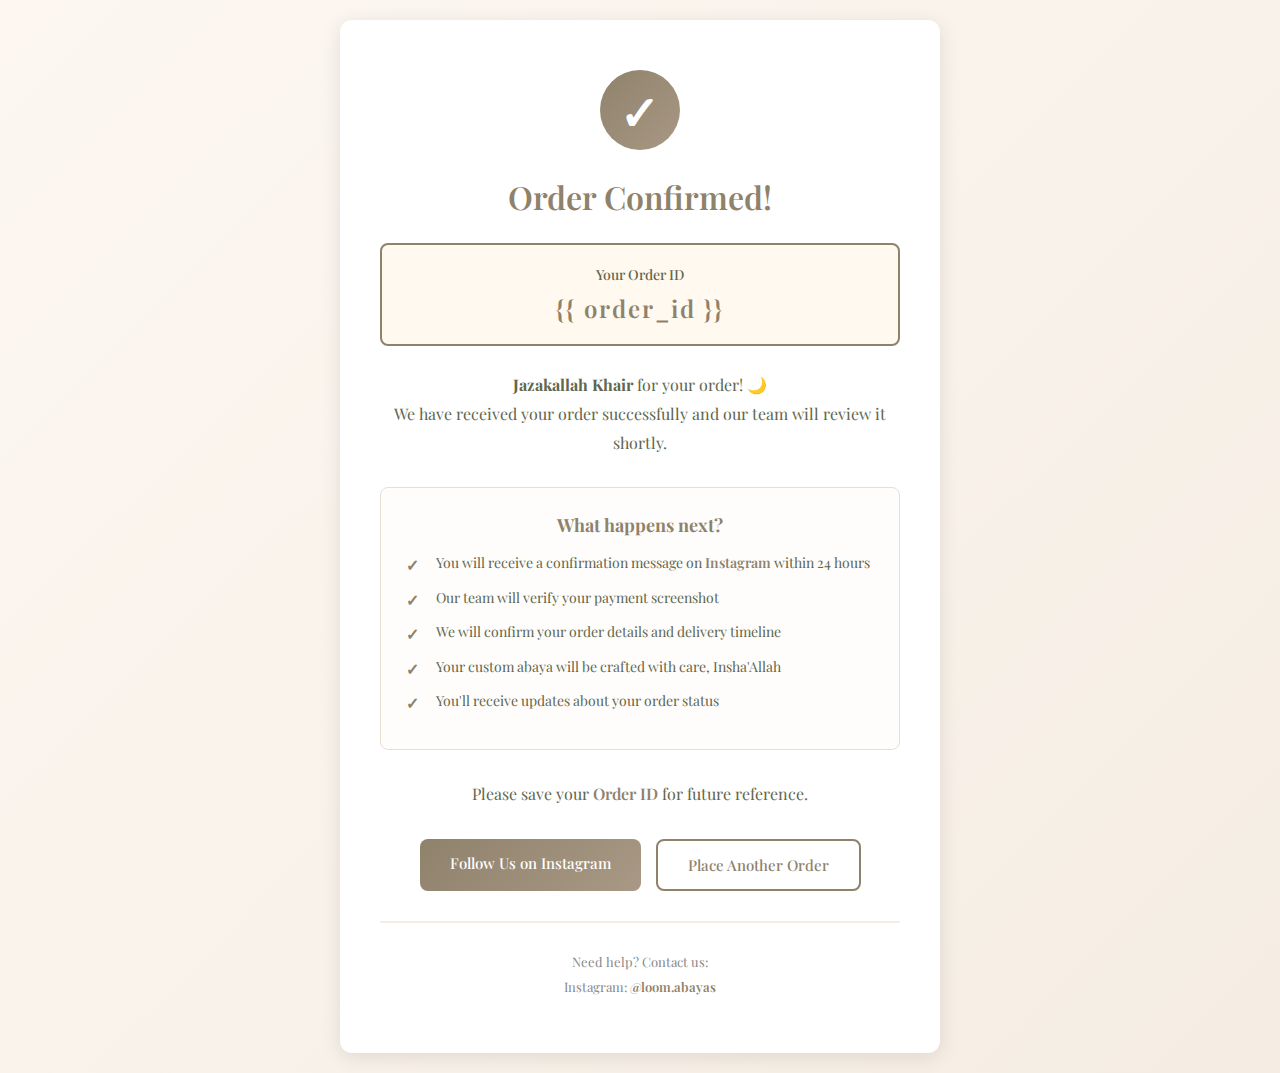
<file: templates/success.html>
<!DOCTYPE html>
<html lang="en">
<head>
  <meta charset="UTF-8" />
  <meta name="viewport" content="width=device-width, initial-scale=1.0" />
  <title>Order Confirmed – Loom Abayas</title>
  <link href="https://fonts.googleapis.com/css2?family=Playfair+Display:wght@400;600&display=swap" rel="stylesheet">
  <style>
    * {
      margin: 0;
      padding: 0;
      box-sizing: border-box;
    }
    
    body {
      font-family: 'Playfair Display', serif;
      background: linear-gradient(135deg, #FDF7F2 0%, #F5EDE3 100%);
      padding: 20px;
      min-height: 100vh;
      display: flex;
      align-items: center;
      justify-content: center;
    }
    
    .success-container {
      max-width: 600px;
      width: 100%;
      background: white;
      padding: 50px 40px;
      border-radius: 12px;
      box-shadow: 0 4px 20px rgba(0,0,0,0.1);
      text-align: center;
      animation: fadeInUp 0.6s ease-out;
    }
    
    @keyframes fadeInUp {
      from {
        opacity: 0;
        transform: translateY(30px);
      }
      to {
        opacity: 1;
        transform: translateY(0);
      }
    }
    
    .success-icon {
      width: 80px;
      height: 80px;
      background: linear-gradient(135deg, #8F826B 0%, #A89885 100%);
      border-radius: 50%;
      display: flex;
      align-items: center;
      justify-content: center;
      margin: 0 auto 25px;
      animation: scaleIn 0.5s ease-out 0.2s both;
    }
    
    @keyframes scaleIn {
      from {
        transform: scale(0);
      }
      to {
        transform: scale(1);
      }
    }
    
    .success-icon::after {
      content: "✓";
      font-size: 48px;
      color: white;
      font-weight: bold;
    }
    
    h1 {
      color: #8F826B;
      font-size: 32px;
      margin-bottom: 15px;
      font-weight: 600;
    }
    
    .order-id-box {
      background: #FFF9F0;
      border: 2px solid #8F826B;
      border-radius: 8px;
      padding: 20px;
      margin: 25px 0;
    }
    
    .order-id-label {
      color: #61664E;
      font-size: 14px;
      font-weight: 500;
      margin-bottom: 8px;
    }
    
    .order-id {
      color: #8F826B;
      font-size: 24px;
      font-weight: 600;
      letter-spacing: 2px;
    }
    
    .message {
      color: #61664E;
      font-size: 16px;
      line-height: 1.8;
      margin: 20px 0;
    }
    
    .message-emphasis {
      color: #8F826B;
      font-weight: 600;
    }
    
    .next-steps {
      background: #FEFDFB;
      border: 1px solid #E8DFD0;
      border-radius: 8px;
      padding: 25px;
      margin: 30px 0;
      text-align: left;
    }
    
    .next-steps h3 {
      color: #8F826B;
      font-size: 18px;
      margin-bottom: 15px;
      text-align: center;
    }
    
    .next-steps ul {
      list-style: none;
      padding: 0;
    }
    
    .next-steps li {
      color: #61664E;
      font-size: 14px;
      line-height: 1.6;
      margin-bottom: 12px;
      padding-left: 30px;
      position: relative;
    }
    
    .next-steps li::before {
      content: "✓";
      position: absolute;
      left: 0;
      color: #8F826B;
      font-weight: bold;
      font-size: 16px;
    }
    
    .buttons {
      display: flex;
      gap: 15px;
      justify-content: center;
      margin-top: 30px;
      flex-wrap: wrap;
    }
    
    .btn {
      padding: 14px 30px;
      border: none;
      border-radius: 8px;
      font-size: 15px;
      font-family: 'Playfair Display', serif;
      font-weight: 500;
      cursor: pointer;
      text-decoration: none;
      display: inline-block;
      transition: all 0.3s ease;
    }
    
    .btn-primary {
      background: linear-gradient(135deg, #8F826B 0%, #A89885 100%);
      color: white;
    }
    
    .btn-primary:hover {
      transform: translateY(-2px);
      box-shadow: 0 6px 20px rgba(143, 130, 107, 0.3);
    }
    
    .btn-secondary {
      background: transparent;
      color: #8F826B;
      border: 2px solid #8F826B;
    }
    
    .btn-secondary:hover {
      background: #8F826B;
      color: white;
    }
    
    .contact-info {
      margin-top: 30px;
      padding-top: 30px;
      border-top: 2px solid #F5EDE3;
    }
    
    .contact-info p {
      color: #888;
      font-size: 13px;
      margin-bottom: 8px;
    }
    
    .contact-link {
      color: #8F826B;
      text-decoration: none;
      font-weight: 600;
    }
    
    .contact-link:hover {
      text-decoration: underline;
    }
    
    @media (max-width: 600px) {
      .success-container {
        padding: 35px 25px;
      }
      
      h1 {
        font-size: 26px;
      }
      
      .order-id {
        font-size: 20px;
      }
      
      .buttons {
        flex-direction: column;
      }
      
      .btn {
        width: 100%;
      }
    }
  </style>
</head>
<body>
  <div class="success-container">
    <div class="success-icon"></div>
    
    <h1>Order Confirmed!</h1>
    
    <div class="order-id-box">
      <div class="order-id-label">Your Order ID</div>
      <div class="order-id" id="orderId">Loading...</div>
    </div>
    
    <p class="message">
      <strong>Jazakallah Khair</strong> for your order! 🌙<br>
      We have received your order successfully and our team will review it shortly.
    </p>
    
    <div class="next-steps">
      <h3>What happens next?</h3>
      <ul>
        <li>You will receive a confirmation message on <span class="message-emphasis">Instagram</span> within 24 hours</li>
        <li>Our team will verify your payment screenshot</li>
        <li>We will confirm your order details and delivery timeline</li>
        <li>Your custom abaya will be crafted with care, Insha'Allah</li>
        <li>You'll receive updates about your order status</li>
      </ul>
    </div>
    
    <p class="message">
      Please save your <span class="message-emphasis">Order ID</span> for future reference.
    </p>
    
    <div class="buttons">
      <a href="https://www.instagram.com/loom.abayas" target="_blank" class="btn btn-primary">
        Follow Us on Instagram
      </a>
      <a href="/" class="btn btn-secondary">
        Place Another Order
      </a>
    </div>
    
    <div class="contact-info">
      <p>Need help? Contact us:</p>
      <p>
        Instagram: <a href="https://www.instagram.com/loom.abayas" target="_blank" class="contact-link">@loom.abayas</a>
      </p>
    </div>
  </div>

  <script>
    // Order ID is passed from Flask backend
    document.getElementById('orderId').textContent = '{{ order_id }}';
  </script>
</body>
</html>
</file>
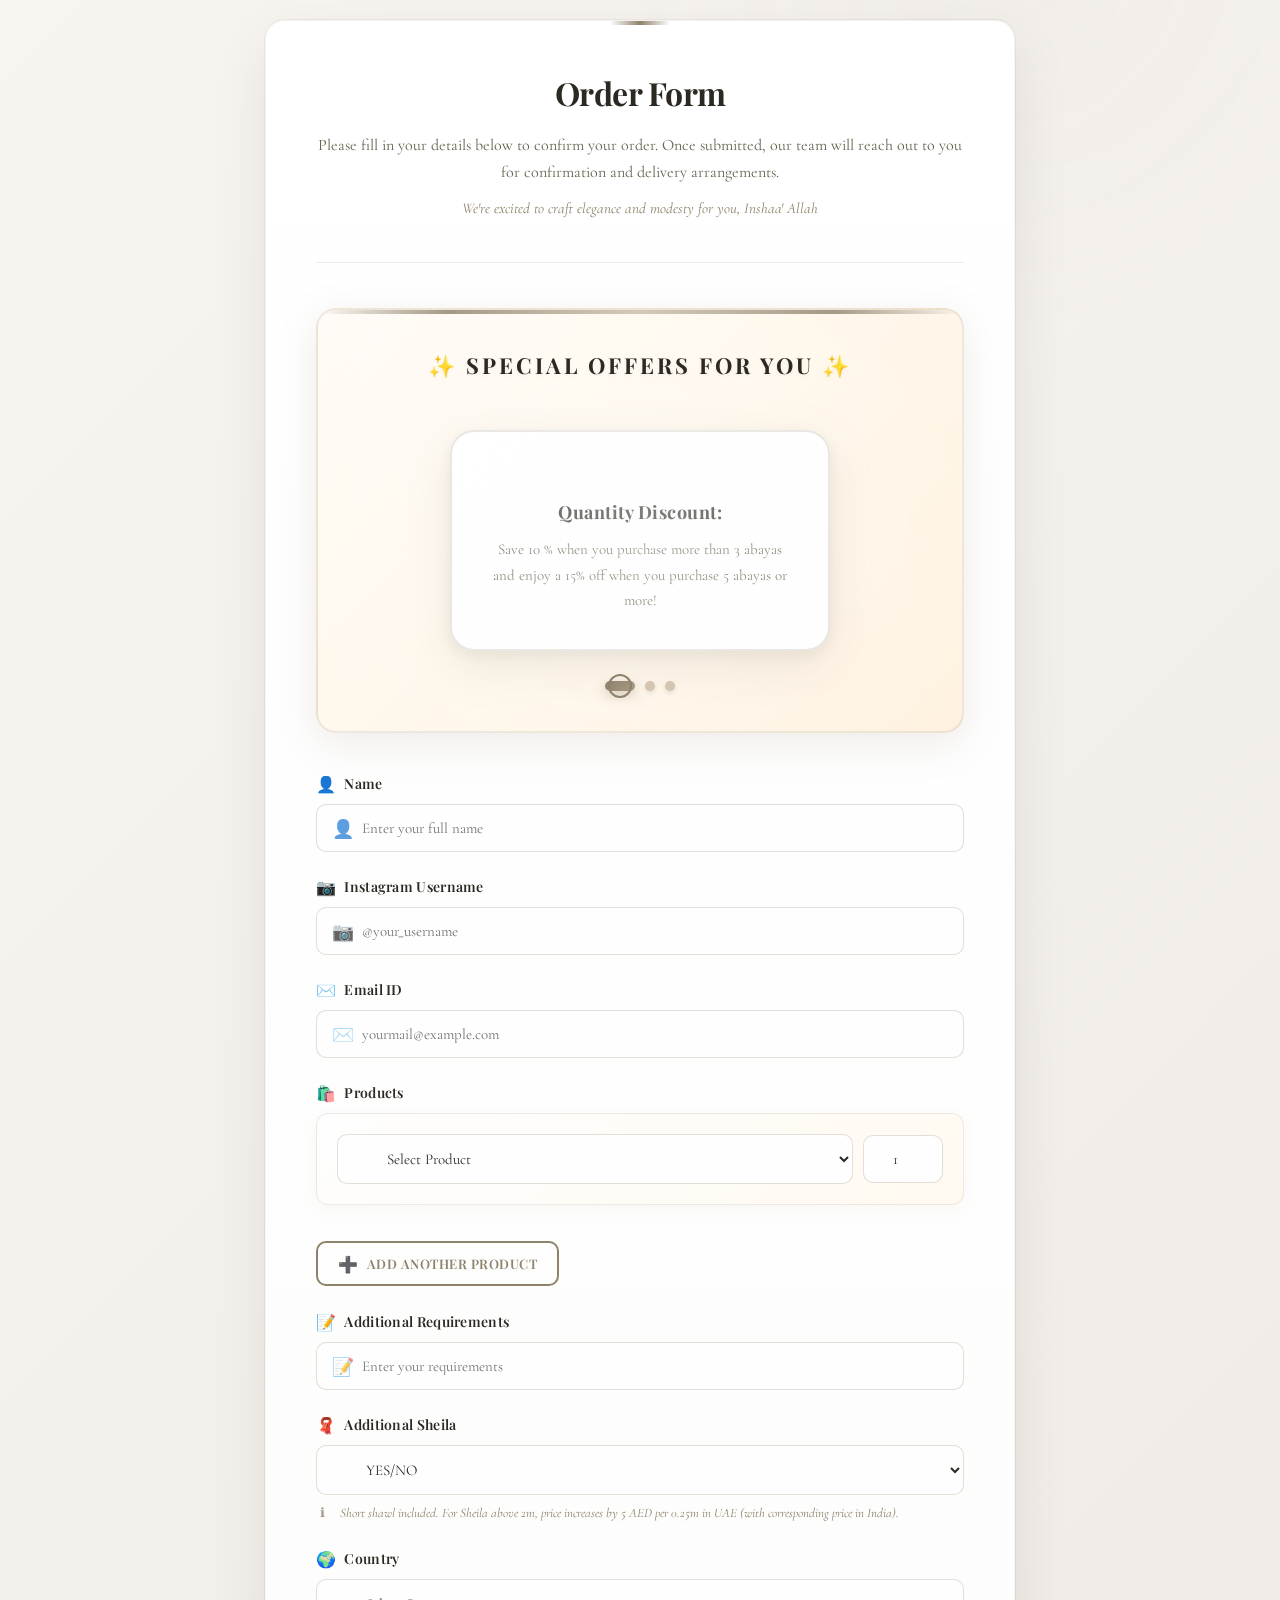
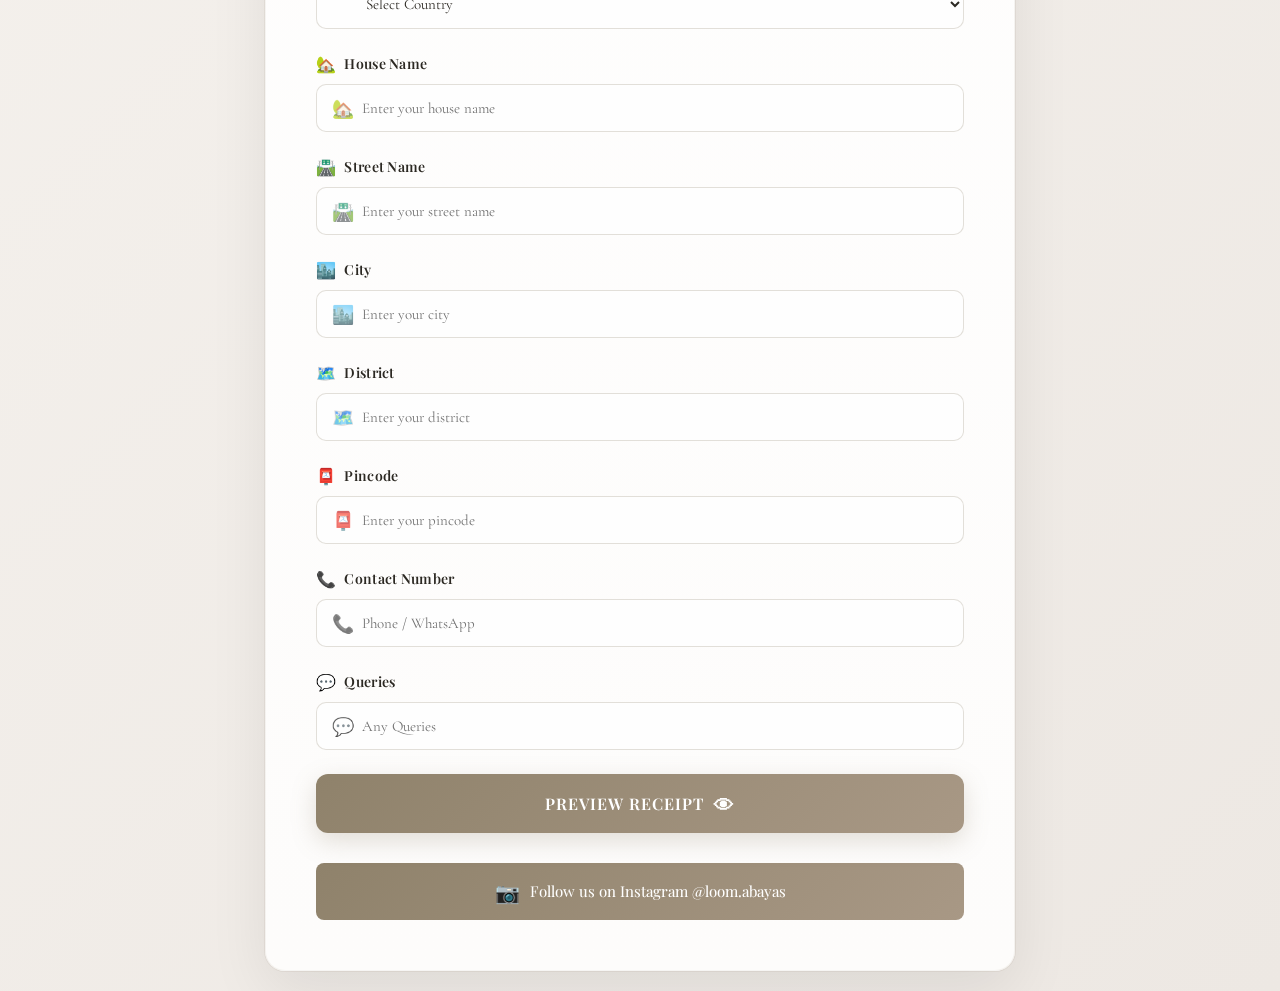
<file: Order-Now/templates/order-form.html>
<!DOCTYPE html>
<html lang="en">
<head>
  <meta charset="UTF-8" />
  <meta name="viewport" content="width=device-width, initial-scale=1.0" />
  <title>Order Form</title>
  <link href="https://fonts.googleapis.com/css2?family=Playfair+Display:wght@400;500;600;700&family=Cormorant+Garamond:wght@300;400;500&display=swap" rel="stylesheet">
  <style>
    * {
      margin: 0;
      padding: 0;
      box-sizing: border-box;
    }
    
    body {
      font-family: 'Playfair Display', serif;
      background: linear-gradient(135deg, #F8F5F1 0%, #EDE8E3 100%);
      padding: 20px;
      min-height: 100vh;
      position: relative;
    }

    body::before {
      content: '';
      position: fixed;
      top: -50%;
      right: -10%;
      width: 800px;
      height: 800px;
      background: radial-gradient(circle, rgba(143, 130, 107, 0.03) 0%, transparent 70%);
      border-radius: 50%;
      animation: float 20s ease-in-out infinite;
      pointer-events: none;
    }

    @keyframes float {
      0%, 100% { transform: translateY(0px); }
      50% { transform: translateY(-40px); }
    }
    
    .form-container {
      max-width: 750px;
      margin: 0 auto;
      background: linear-gradient(to bottom, #FFFFFF 0%, #FDFCFB 100%);
      padding: 50px;
      border-radius: 20px;
      box-shadow: 
        0 20px 60px rgba(0, 0, 0, 0.08),
        0 0 0 1px rgba(143, 130, 107, 0.1);
      animation: fadeIn 0.6s ease-in;
      border: 1px solid rgba(143, 130, 107, 0.08);
      position: relative;
    }

    .form-container::before {
      content: '';
      position: absolute;
      top: 0;
      left: 50%;
      transform: translateX(-50%);
      width: 60px;
      height: 4px;
      background: linear-gradient(to right, transparent, #8F826B, transparent);
      border-radius: 2px;
    }
    
    @keyframes fadeIn {
      from { opacity: 0; transform: translateY(30px); }
      to { opacity: 1; transform: translateY(0); }
    }
    
    .welcome {
      text-align: center;
      margin-bottom: 45px;
      padding-bottom: 30px;
      border-bottom: 1px solid rgba(143, 130, 107, 0.15);
      position: relative;
    }

    .brand-logo {
      font-size: 16px;
      font-weight: 500;
      color: #8F826B;
      letter-spacing: 3px;
      text-transform: uppercase;
      margin-bottom: 20px;
      opacity: 0.8;
    }

    .divider {
      width: 50px;
      height: 2px;
      background: linear-gradient(to right, transparent, #8F826B, transparent);
      margin: 0 auto 25px;
    }
    
    .welcome h2 {
      color: #2C2923;
      font-size: 32px;
      margin-bottom: 18px;
      font-weight: 700;
      letter-spacing: -0.5px;
    }
    
    .welcome p {
      font-family: 'Cormorant Garamond', serif;
      color: #61664E;
      font-size: 16px;
      line-height: 1.7;
      margin-bottom: 10px;
    }
    
    .welcome .italic {
      font-family: 'Cormorant Garamond', serif;
      font-style: italic;
      color: #8F826B;
      font-size: 15px;
      font-weight: 400;
    }

    /* PREMIUM CAROUSEL STYLES */
    .offers-carousel {
      background: linear-gradient(135deg, #FFFBF5 0%, #FFF6E8 50%, #FFF0DC 100%);
      padding: 40px 30px;
      margin: 40px 0;
      position: relative;
      overflow: hidden;
      min-height: 320px;
      border-radius: 20px;
      border: 2px solid rgba(143, 130, 107, 0.15);
      box-shadow: 
        0 10px 40px rgba(143, 130, 107, 0.15),
        inset 0 1px 0 rgba(255, 255, 255, 0.8);
    }

    .offers-carousel::before {
      content: '';
      position: absolute;
      top: 0;
      left: 0;
      right: 0;
      height: 4px;
      background: linear-gradient(90deg, 
        transparent 0%, 
        #8F826B 20%, 
        #C5B8A0 50%, 
        #8F826B 80%, 
        transparent 100%);
      animation: shimmer 3s ease-in-out infinite;
    }

    @keyframes shimmer {
      0%, 100% { opacity: 0.8; }
      50% { opacity: 1; }
    }

    .offers-carousel::after {
      content: '';
      position: absolute;
      top: 50%;
      left: 50%;
      transform: translate(-50%, -50%);
      width: 200%;
      height: 200%;
      background: radial-gradient(circle, rgba(255, 255, 255, 0.4) 0%, transparent 70%);
      pointer-events: none;
      animation: pulse 4s ease-in-out infinite;
    }

    @keyframes pulse {
      0%, 100% { opacity: 0.3; transform: translate(-50%, -50%) scale(1); }
      50% { opacity: 0.5; transform: translate(-50%, -50%) scale(1.1); }
    }

    .offers-carousel h3 {
      color: #2C2923;
      font-size: 22px;
      font-weight: 700;
      margin-bottom: 50px;
      text-align: center;
      text-transform: uppercase;
      letter-spacing: 3px;
      position: relative;
      z-index: 2;
      text-shadow: 0 2px 4px rgba(0, 0, 0, 0.05);
    }

    .carousel-wrapper {
      position: relative;
      width: 100%;
      max-width: 380px;
      margin: 0 auto;
      min-height: 220px;
      perspective: 1000px;
    }

    .carousel-track {
      position: relative;
      width: 100%;
      transform-style: preserve-3d;
    }

    .carousel-slide {
      position: absolute;
      top: 0;
      left: 0;
      width: 100%;
      opacity: 0;
      transform: translateX(100%) scale(0.9) rotateY(20deg);
      transition: all 0.8s cubic-bezier(0.645, 0.045, 0.355, 1);
      pointer-events: none;
      filter: blur(3px);
    }

    .carousel-slide.active {
      opacity: 1;
      transform: translateX(0) scale(1) rotateY(0deg);
      pointer-events: auto;
      position: relative;
      filter: blur(0);
      z-index: 2;
    }

    .carousel-slide.prev {
      opacity: 0.3;
      transform: translateX(-100%) scale(0.85) rotateY(-20deg);
      filter: blur(2px);
      z-index: 1;
    }

    .offer-item {
      background: linear-gradient(135deg, #FFFFFF 0%, #FEFEFE 100%);
      padding: 65px 35px 35px 35px;
      border-radius: 24px;
      border: 2px solid rgba(143, 130, 107, 0.25);
      display: flex;
      flex-direction: column;
      align-items: center;
      justify-content: center;
      text-align: center;
      gap: 20px;
      box-shadow: 
        0 15px 45px rgba(143, 130, 107, 0.18),
        0 5px 15px rgba(0, 0, 0, 0.08),
        inset 0 1px 0 rgba(255, 255, 255, 0.9);
      min-height: 210px;
      max-width: 380px;
      position: relative;
      margin: 0 auto;
      transition: all 0.5s cubic-bezier(0.175, 0.885, 0.32, 1.275);
      backdrop-filter: blur(10px);
    }

    .offer-item::before {
      content: '';
      position: absolute;
      top: -2px;
      left: -2px;
      right: -2px;
      bottom: -2px;
      background: linear-gradient(135deg, rgba(143, 130, 107, 0.2) 0%, transparent 50%, rgba(143, 130, 107, 0.1) 100%);
      border-radius: 24px;
      z-index: -1;
      opacity: 0;
      transition: opacity 0.5s ease;
    }

    .offer-item:hover {
      box-shadow: 
        0 20px 60px rgba(143, 130, 107, 0.25),
        0 8px 20px rgba(0, 0, 0, 0.12),
        inset 0 1px 0 rgba(255, 255, 255, 1);
      transform: translateY(-8px) scale(1.02);
      border-color: #8F826B;
    }

    .offer-item:hover::before {
      opacity: 1;
    }

    

   

    .offer-item:hover .offer-icon {
      transform: translateX(-50%) translateY(-5px) scale(1.1);
      box-shadow: 
        0 15px 40px rgba(143, 130, 107, 0.35),
        0 0 0 4px #8F826B,
        0 0 0 8px rgba(143, 130, 107, 0.15);
    }

    .offer-text {
      font-family: 'Cormorant Garamond', serif;
      color: #61664E;
      font-size: 15px;
      line-height: 1.7;
      text-align: center;
      width: 100%;
      font-weight: 400;
    }

    .offer-text strong {
      font-family: 'Playfair Display', serif;
      color: #2C2923;
      font-weight: 700;
      display: block;
      margin-bottom: 10px;
      font-size: 18px;
      letter-spacing: 0.5px;
      text-shadow: 0 1px 2px rgba(0, 0, 0, 0.05);
    }

    .carousel-controls {
      position: absolute;
      top: 50%;
      transform: translateY(-50%);
      width: 100%;
      display: flex;
      justify-content: space-between;
      padding: 0 10px;
      pointer-events: none;
      z-index: 3;
    }

    .carousel-btn {
      width: 45px;
      height: 45px;
      border-radius: 50%;
      background: linear-gradient(135deg, #FFFFFF 0%, #FFF9F0 100%);
      border: 2px solid #8F826B;
      color: #8F826B;
      font-size: 20px;
      cursor: pointer;
      pointer-events: auto;
      transition: all 0.3s ease;
      display: flex;
      align-items: center;
      justify-content: center;
      box-shadow: 0 5px 15px rgba(143, 130, 107, 0.2);
      opacity: 0.8;
    }

    .carousel-btn:hover {
      background: linear-gradient(135deg, #8F826B 0%, #A89885 100%);
      color: white;
      transform: scale(1.1);
      box-shadow: 0 8px 25px rgba(143, 130, 107, 0.35);
      opacity: 1;
    }

    .carousel-btn:active {
      transform: scale(0.95);
    }

    .carousel-dots {
      display: flex;
      justify-content: center;
      gap: 10px;
      margin-top: 30px;
      position: relative;
      z-index: 2;
    }

    .carousel-dot {
      width: 10px;
      height: 10px;
      border-radius: 50%;
      background: #D4C5B0;
      cursor: pointer;
      transition: all 0.4s cubic-bezier(0.175, 0.885, 0.32, 1.275);
      border: none;
      padding: 0;
      box-shadow: 0 2px 4px rgba(0, 0, 0, 0.1);
      position: relative;
    }

    .carousel-dot::before {
      content: '';
      position: absolute;
      top: 50%;
      left: 50%;
      transform: translate(-50%, -50%);
      width: 20px;
      height: 20px;
      border-radius: 50%;
      border: 2px solid #8F826B;
      opacity: 0;
      transition: opacity 0.3s ease;
    }

    .carousel-dot.active {
      background: linear-gradient(135deg, #8F826B 0%, #A89885 100%);
      width: 30px;
      border-radius: 6px;
      box-shadow: 0 4px 12px rgba(143, 130, 107, 0.4);
    }

    .carousel-dot.active::before {
      opacity: 1;
      animation: ripple 1.5s ease-out infinite;
    }

    @keyframes ripple {
      0% {
        transform: translate(-50%, -50%) scale(1);
        opacity: 0.6;
      }
      100% {
        transform: translate(-50%, -50%) scale(1.8);
        opacity: 0;
      }
    }

    .carousel-dot:hover {
      background: #A89885;
      transform: scale(1.3);
      box-shadow: 0 4px 12px rgba(143, 130, 107, 0.3);
    }

    
    .form-group {
      margin-bottom: 24px;
      width: 100%;
      position: relative;
    }
    
    .form-group label {
      display: flex;
      align-items: center;
      gap: 8px;
      font-size: 14px;
      color: #2C2923;
      font-weight: 600;
      margin-bottom: 10px;
      letter-spacing: 0.3px;
    }

    .label-icon {
      font-size: 16px;
      color: #8F826B;
    }
    
    .form-group input,
    .form-group select {
      width: 100%;
      padding: 14px 18px 14px 45px;
      border: 1px solid rgba(143, 130, 107, 0.25);
      border-radius: 10px;
      font-size: 15px;
      font-family: 'Cormorant Garamond', serif;
      background: #FEFEFE;
      transition: all 0.3s ease;
      color: #2C2923;
    }

    .input-wrapper {
      position: relative;
    }

    .input-icon {
      position: absolute;
      left: 16px;
      top: 50%;
      transform: translateY(-50%);
      color: #8F826B;
      font-size: 18px;
      pointer-events: none;
      opacity: 0.7;
    }
    
    .form-group input:focus,
    .form-group select:focus {
      outline: none;
      border-color: #8F826B;
      box-shadow: 0 0 0 4px rgba(143, 130, 107, 0.08);
      background: white;
    }

    .form-group input:focus + .input-icon,
    .form-group select:focus + .input-icon {
      opacity: 1;
    }
    
    .note {
      font-family: 'Cormorant Garamond', serif;
      font-size: 13px;
      color: #8F826B;
      margin-top: 8px;
      font-style: italic;
      line-height: 1.6;
      padding-left: 24px;
      position: relative;
    }

    .note::before {
      content: 'ℹ';
      position: absolute;
      left: 4px;
      font-style: normal;
      opacity: 0.8;
    }
    
    .hidden {
      display: none;
    }
    
    .product-wrapper {
      margin-bottom: 20px;
      padding: 20px;
      background: linear-gradient(135deg, #FEFEFE 0%, #FFF9F0 100%);
      border: 1px solid rgba(143, 130, 107, 0.15);
      border-radius: 12px;
      box-shadow: 0 4px 15px rgba(143, 130, 107, 0.06);
      transition: all 0.3s ease;
    }

    .product-wrapper:hover {
      box-shadow: 0 6px 20px rgba(143, 130, 107, 0.1);
      transform: translateY(-2px);
    }
    
    .product-row {
      display: flex;
      align-items: center;
      gap: 10px;
      width: 100%;
    }
    
    .product-row select {
      flex: 1;
      min-width: 0;
    }
    
    .product-row .quantity {
      width: 80px;
      flex-shrink: 0;
      text-align: center;
      padding-left: 18px;
    }
    
    .remove-product-btn {
      background-color: transparent;
      color: #8F826B;
      border: none;
      padding: 0;
      font-size: 24px;
      cursor: pointer;
      transition: all 0.2s ease;
      font-family: Arial, sans-serif;
      line-height: 1;
      width: 32px;
      height: 32px;
      display: flex;
      align-items: center;
      justify-content: center;
      flex-shrink: 0;
      border-radius: 4px;
    }
    
    .remove-product-btn:hover {
      color: #d64545;
      background: #FFE8E8;
      transform: scale(1.1);
    }
    
    .color-field-wrapper {
      margin-top: 12px;
      width: 100%;
    }
    
    .color-field-label {
      display: flex;
      align-items: center;
      gap: 6px;
      font-size: 13px;
      color: #61664E;
      font-weight: 500;
      margin-bottom: 6px;
    }

    .color-field-label::before {
      content: '🎨';
      font-size: 14px;
    }
    
    .color-field-wrapper input,
    .color-field-wrapper select {
      width: 100%;
      padding: 10px 15px 10px 38px;
      border: 1px solid #D4C5B0;
      border-radius: 6px;
      font-size: 13px;
      font-family: 'Playfair Display', serif;
      background: white;
    }
    
    .color-field-wrapper input:focus,
    .color-field-wrapper select:focus {
      outline: none;
      border-color: #8F826B;
      box-shadow: 0 0 0 3px rgba(143, 130, 107, 0.1);
    }

    .size-field-wrapper {
      margin-top: 12px;
      width: 100%;
    }

    .size-field-label {
      display: flex;
      align-items: center;
      gap: 6px;
      font-size: 13px;
      color: #61664E;
      font-weight: 500;
      margin-bottom: 6px;
    }

    .size-field-label::before {
      content: '📏';
      font-size: 14px;
    }

    .size-field-wrapper select,
    .size-field-wrapper input {
      width: 100%;
      padding: 10px 15px 10px 38px;
      border: 1px solid #D4C5B0;
      border-radius: 6px;
      font-size: 13px;
      font-family: 'Playfair Display', serif;
      background: white;
    }

    .size-field-wrapper select:focus,
    .size-field-wrapper input:focus {
      outline: none;
      border-color: #8F826B;
      box-shadow: 0 0 0 3px rgba(143, 130, 107, 0.1);
    }

    .custom-size-field {
      margin-top: 8px;
    }
    
    .shawl-note {
      font-size: 12px;
      color: #8F826B;
      margin-top: 8px;
      font-style: italic;
      padding: 6px 10px 6px 32px;
      background: #FFF9F0;
      border-left: 3px solid #8F826B;
      border-radius: 4px;
      position: relative;
    }

    .shawl-note::before {
      content: '✨';
      position: absolute;
      left: 10px;
      font-style: normal;
    }
    
    #addProductBtn {
      background: transparent;
      color: #8F826B;
      border: 2px solid #8F826B;
      padding: 10px 20px;
      margin-top: 12px;
      margin-bottom: 25px;
      border-radius: 10px;
      font-size: 14px;
      cursor: pointer;
      display: inline-flex;
      align-items: center;
      gap: 8px;
      font-family: 'Playfair Display', serif;
      font-weight: 600;
      transition: all 0.3s ease;
      letter-spacing: 0.5px;
      text-transform: uppercase;
      font-size: 13px;
    }

    #addProductBtn::before {
      content: '➕';
      font-size: 16px;
    }
    
    #addProductBtn:hover {
      background: #8F826B;
      color: white;
      transform: translateY(-3px);
      box-shadow: 0 6px 20px rgba(143, 130, 107, 0.25);
    }
    
    button[type="button"]#previewBtn {
      width: 100%;
      padding: 16px;
      background: linear-gradient(135deg, #8F826B 0%, #A89885 100%);
      color: white;
      border: none;
      border-radius: 12px;
      font-size: 16px;
      font-weight: 600;
      cursor: pointer;
      margin-top: 15px;
      font-family: 'Playfair Display', serif;
      transition: all 0.4s ease;
      letter-spacing: 1px;
      text-transform: uppercase;
      box-shadow: 0 8px 25px rgba(143, 130, 107, 0.25);
      position: relative;
      overflow: hidden;
      display: flex;
      align-items: center;
      justify-content: center;
      gap: 10px;
    }

    button[type="button"]#previewBtn::after {
      content: '👁';
      font-size: 20px;
    }

    button[type="button"]#previewBtn::before {
      content: '';
      position: absolute;
      top: 0;
      left: -100%;
      width: 100%;
      height: 100%;
      background: linear-gradient(90deg, transparent, rgba(255, 255, 255, 0.2), transparent);
      transition: left 0.5s ease;
    }

    button[type="button"]#previewBtn:hover::before {
      left: 100%;
    }
    
    button[type="button"]#previewBtn:hover {
      transform: translateY(-3px);
      box-shadow: 0 12px 35px rgba(143, 130, 107, 0.35);
    }
    
    .receipt-box {
      border: 2px solid #8F826B;
      padding: 25px;
      margin-top: 25px;
      background: #FEFDFB;
      border-radius: 8px;
      animation: slideIn 0.3s ease;
    }
    
    @keyframes slideIn {
      from { opacity: 0; transform: translateY(-10px); }
      to { opacity: 1; transform: translateY(0); }
    }
    
    .receipt-box h3 {
      color: #8F826B;
      margin-bottom: 20px;
      font-size: 22px;
      text-align: center;
      display: flex;
      align-items: center;
      justify-content: center;
      gap: 10px;
    }

    .receipt-box h3::before {
      content: '🧾';
      font-size: 24px;
    }
    
    .receipt-box table {
      width: 100%;
      border-collapse: collapse;
      margin-bottom: 20px;
    }
    
    .receipt-box table th,
    .receipt-box table td {
      padding: 10px;
      text-align: left;
      border: 1px solid #D4C5B0;
      font-size: 14px;
    }
    
    .receipt-box table th {
      background: #F5EDE3;
      color: #61664E;
      font-weight: 600;
    }
    
    .btn {
      padding: 10px 24px;
      margin: 5px;
      border: none;
      border-radius: 6px;
      cursor: pointer;
      font-size: 14px;
      font-family: 'Playfair Display', serif;
      font-weight: 500;
      transition: all 0.3s ease;
      display: inline-flex;
      align-items: center;
      gap: 6px;
    }
    
    #proceedBtn {
      background: #8F826B;
      color: white;
    }

    #proceedBtn::before {
      content: '→';
      font-size: 16px;
      font-weight: bold;
    }
    
    #proceedBtn:hover {
      background: #75695A;
      transform: translateY(-2px);
    }

    #proceedBtn:disabled {
      background: #D0D0D0;
      color: #888;
      cursor: not-allowed;
      transform: none;
    }

    #proceedBtn:disabled:hover {
      transform: none;
      box-shadow: none;
    }
    
    #cancelBtn {
      background: #E0E0E0;
      color: #666;
    }

    #cancelBtn::before {
      content: '✕';
      font-size: 16px;
    }
    
    #cancelBtn:hover {
      background: #D0D0D0;
    }

    .payment-info {
      background: #FFF9F0;
      border: 2px solid #8F826B;
      border-radius: 8px;
      padding: 20px;
      margin-top: 20px;
      animation: slideIn 0.3s ease;
    }

    .payment-info h4 {
      color: #8F826B;
      font-size: 18px;
      margin-bottom: 15px;
      text-align: center;
      font-weight: 600;
      display: flex;
      align-items: center;
      justify-content: center;
      gap: 8px;
    }

    .payment-info h4::before {
      content: '💳';
      font-size: 20px;
    }

    .payment-detail {
      background: white;
      padding: 12px 15px;
      margin: 8px 0;
      border-radius: 6px;
      border: 1px solid #E8DFD0;
      display: flex;
      justify-content: space-between;
      align-items: center;
    }

    .payment-detail-label {
      color: #61664E;
      font-weight: 500;
      font-size: 13px;
      display: flex;
      align-items: center;
      gap: 6px;
    }

    .payment-detail-label::before {
      content: '•';
      color: #8F826B;
      font-weight: bold;
      font-size: 16px;
    }

    .payment-detail-value {
      color: #8F826B;
      font-weight: 600;
      font-size: 14px;
      text-align: right;
      word-break: break-all;
    }

    .payment-note {
      color: #8F826B;
      font-size: 13px;
      text-align: center;
      margin-top: 15px;
      font-style: italic;
      line-height: 1.5;
      padding: 10px;
      background: white;
      border-radius: 6px;
      position: relative;
      padding-left: 32px;
    }

    .payment-note::before {
      content: '💡';
      position: absolute;
      left: 10px;
      font-style: normal;
    }

    .payment-upload-wrapper {
      background: white;
      padding: 20px;
      margin-top: 15px;
      border-radius: 6px;
      border: 2px dashed #D4C5B0;
      text-align: center;
      transition: all 0.3s ease;
    }

    .payment-upload-wrapper:hover {
      border-color: #8F826B;
      background: #FEFDFB;
    }

    .upload-label {
      display: flex;
      align-items: center;
      justify-content: center;
      gap: 8px;
      color: #61664E;
      font-size: 14px;
      font-weight: 600;
      margin-bottom: 10px;
    }

    .upload-label::before {
      content: '📤';
      font-size: 18px;
    }

    .upload-instructions {
      color: #888;
      font-size: 12px;
      margin-bottom: 15px;
      font-style: italic;
    }

    .file-input-wrapper {
      position: relative;
      display: inline-block;
      width: 100%;
    }

    .file-input-wrapper input[type="file"] {
      position: absolute;
      opacity: 0;
      width: 100%;
      height: 100%;
      cursor: pointer;
    }

    .file-input-button {
      display: inline-flex;
      align-items: center;
      justify-content: center;
      gap: 8px;
      padding: 12px 24px;
      background: linear-gradient(135deg, #8F826B 0%, #A89885 100%);
      color: white;
      border-radius: 6px;
      font-size: 14px;
      font-weight: 500;
      cursor: pointer;
      transition: all 0.3s ease;
      font-family: 'Playfair Display', serif;
    }

    .file-input-button::before {
      content: '📁';
      font-size: 16px;
    }

    .file-input-button:hover {
      transform: translateY(-2px);
      box-shadow: 0 4px 12px rgba(143, 130, 107, 0.3);
    }

    .file-preview {
      margin-top: 15px;
      padding: 12px;
      background: #FFF9F0;
      border-radius: 6px;
      display: none;
      align-items: center;
      gap: 10px;
      border: 1px solid #E8DFD0;
    }

    .file-preview.active {
      display: flex;
    }

    .file-preview-icon {
      font-size: 24px;
    }

    .file-preview-info {
      flex: 1;
      text-align: left;
    }

    .file-preview-name {
      color: #61664E;
      font-size: 13px;
      font-weight: 500;
      margin-bottom: 3px;
      display: flex;
      align-items: center;
      gap: 6px;
    }

    .file-preview-name::before {
      content: '✓';
      color: #4CAF50;
      font-weight: bold;
    }

    .file-preview-size {
      color: #888;
      font-size: 11px;
    }

    .file-remove-btn {
      background: transparent;
      border: none;
      color: #d64545;
      font-size: 20px;
      cursor: pointer;
      padding: 5px;
      transition: all 0.2s ease;
      border-radius: 4px;
    }

    .file-remove-btn:hover {
      background: #FFE8E8;
      transform: scale(1.1);
    }

    .warning-message {
      background: #FFF3CD;
      border: 2px solid #FFC107;
      border-radius: 6px;
      padding: 15px;
      margin-top: 15px;
      text-align: center;
      display: none;
      animation: slideIn 0.3s ease;
    }

    .warning-message.active {
      display: block;
    }

    .warning-message p {
      color: #856404;
      font-size: 14px;
      font-weight: 600;
      margin: 0;
      display: flex;
      align-items: center;
      justify-content: center;
      gap: 8px;
    }

    .warning-message p::before {
      content: '⚠️';
      font-size: 18px;
    }

    .discount-badge {
      background: linear-gradient(135deg, #FFF9F0 0%, #FFF3E0 100%);
      border: 2px solid #8F826B;
      color: #8F826B;
      padding: 12px 20px;
      border-radius: 8px;
      font-size: 14px;
      font-weight: 600;
      text-align: center;
      margin: 10px 0;
      animation: slideIn 0.3s ease;
      box-shadow: 0 2px 8px rgba(143, 130, 107, 0.15);
      display: flex;
      align-items: center;
      justify-content: center;
      gap: 8px;
    }

    .discount-badge::before {
      content: '🎉';
      font-size: 18px;
    }

    .free-shipping-badge {
      background: linear-gradient(135deg, #FFF9F0 0%, #FFF3E0 100%);
      border: 2px solid #8F826B;
      color: #8F826B;
      padding: 12px 20px;
      border-radius: 8px;
      font-size: 14px;
      font-weight: 600;
      text-align: center;
      margin: 10px 0;
      animation: slideIn 0.3s ease;
      box-shadow: 0 2px 8px rgba(143, 130, 107, 0.15);
      display: flex;
      align-items: center;
      justify-content: center;
      gap: 8px;
    }

    .free-shipping-badge::before {
      content: '🚚';
      font-size: 18px;
    }

    /* Modal Styles */
    .modal-overlay {
      display: none;
      position: fixed;
      top: 0;
      left: 0;
      width: 100%;
      height: 100%;
      background: rgba(0, 0, 0, 0.5);
      z-index: 1000;
      animation: fadeIn 0.3s ease;
    }

    .modal-overlay.active {
      display: flex;
      align-items: center;
      justify-content: center;
      padding: 20px;
    }

    .modal-content {
      background: white;
      border-radius: 12px;
      max-width: 600px;
      width: 100%;
      max-height: 90vh;
      overflow-y: auto;
      box-shadow: 0 10px 40px rgba(0, 0, 0, 0.3);
      animation: slideIn 0.3s ease;
    }

    .modal-header {
      background: linear-gradient(135deg, #8F826B 0%, #A89885 100%);
      color: white;
      padding: 20px;
      border-radius: 12px 12px 0 0;
      text-align: center;
    }

    .modal-header h3 {
      font-size: 22px;
      font-weight: 600;
      margin: 0;
      display: flex;
      align-items: center;
      justify-content: center;
      gap: 10px;
    }

    .modal-header h3::before {
      content: '✓';
      font-size: 28px;
      background: white;
      color: #8F826B;
      width: 36px;
      height: 36px;
      border-radius: 50%;
      display: flex;
      align-items: center;
      justify-content: center;
    }

    .modal-body {
      padding: 25px;
    }

    .modal-section {
      margin-bottom: 20px;
      padding-bottom: 20px;
      border-bottom: 1px solid #E8DFD0;
    }

    .modal-section:last-child {
      border-bottom: none;
      margin-bottom: 0;
    }

    .modal-section h4 {
      color: #8F826B;
      font-size: 16px;
      font-weight: 600;
      margin-bottom: 12px;
      display: flex;
      align-items: center;
      gap: 8px;
    }

    .modal-section:nth-child(1) h4::before {
      content: '👤';
    }

    .modal-section:nth-child(2) h4::before {
      content: '🛍️';
    }

    .modal-section:nth-child(3) h4::before {
      content: '📍';
    }

    .modal-section:nth-child(4) h4::before {
      content: '📊';
    }

    .modal-detail-row {
      display: flex;
      justify-content: space-between;
      padding: 8px 0;
      font-size: 14px;
    }

    .modal-detail-label {
      color: #61664E;
      font-weight: 500;
    }

    .modal-detail-value {
      color: #8F826B;
      font-weight: 600;
      text-align: right;
      max-width: 60%;
      word-break: break-word;
    }

    .modal-table {
      width: 100%;
      border-collapse: collapse;
      margin-top: 10px;
    }

    .modal-table th,
    .modal-table td {
      padding: 10px;
      text-align: left;
      border: 1px solid #D4C5B0;
      font-size: 13px;
    }

    .modal-table th {
      background: #F5EDE3;
      color: #61664E;
      font-weight: 600;
    }

    .modal-total {
      background: #FFF9F0;
      padding: 15px;
      border-radius: 6px;
      margin-top: 15px;
      text-align: center;
    }

    .modal-total-label {
      color: #61664E;
      font-size: 14px;
      font-weight: 500;
      display: flex;
      align-items: center;
      justify-content: center;
      gap: 6px;
    }

    .modal-total-label::before {
      content: '💰';
    }

    .modal-total-value {
      color: #8F826B;
      font-size: 24px;
      font-weight: 600;
      margin-top: 5px;
    }

    .modal-footer {
      padding: 20px 25px;
      background: #FEFDFB;
      border-radius: 0 0 12px 12px;
      text-align: center;
      border-top: 1px solid #E8DFD0;
    }

    .modal-footer .btn {
      min-width: 120px;
    }

    .modal-confirm-btn {
      background: #8F826B;
      color: white;
    }

    .modal-confirm-btn::before {
      content: '✓';
      font-size: 16px;
      font-weight: bold;
    }

    .modal-confirm-btn:hover {
      background: #75695A;
      transform: translateY(-2px);
    }

    .modal-cancel-btn {
      background: #E0E0E0;
      color: #666;
    }

    .modal-cancel-btn::before {
      content: '←';
      font-size: 16px;
    }

    .modal-cancel-btn:hover {
      background: #D0D0D0;
    }

    #submitOrderBtn {
      display: inline-flex;
      align-items: center;
      gap: 8px;
    }

    #submitOrderBtn::before {
      content: '📮';
      font-size: 18px;
    }
    
    .instagram-link {
      display: flex;
      align-items: center;
      justify-content: center;
      gap: 10px;
      text-align: center;
      margin-top: 30px;
      padding: 15px;
      background: linear-gradient(135deg, #8F826B 0%, #A89885 100%);
      color: white;
      text-decoration: none;
      border-radius: 8px;
      font-size: 15px;
      transition: all 0.3s ease;
    }

    .instagram-link::before {
      content: '📷';
      font-size: 20px;
    }
    
    .instagram-link:hover {
      transform: translateY(-2px);
      box-shadow: 0 6px 20px rgba(143, 130, 107, 0.3);
    }
    
    @media (max-width: 600px) {
      .form-container {
        padding: 25px 20px;
      }
      
      .product-row {
        flex-wrap: wrap;
      }
      
      .product-row select {
        flex: 1 1 100%;
      }
      
      .product-row .quantity {
        flex: 1;
      }

      .payment-detail {
        flex-direction: column;
        align-items: flex-start;
        gap: 5px;
      }

      .payment-detail-value {
        text-align: left;
      }

      .modal-content {
        max-height: 95vh;
      }

      .modal-detail-row {
        flex-direction: column;
        gap: 5px;
      }

      .modal-detail-value {
        max-width: 100%;
        text-align: left;
      }

      .offer-item {
        flex-direction: column;
        text-align: center;
      }
    }
  </style>
</head>
<body>
  <div class="form-container">
    <div class="welcome">
      <h2>Order Form</h2>
      <p>Please fill in your details below to confirm your order. Once submitted, our team will reach out to you for confirmation and delivery arrangements.</p>
      <p class="italic">We're excited to craft elegance and modesty for you, Inshaa' Allah</p>
    </div>

    <div class="offers-carousel">
      <h3>✨ Special Offers For You ✨</h3>
      <div class="carousel-wrapper">
        <div class="carousel-track" id="carouselTrack">
          <div class="carousel-slide active">
            <div class="offer-item">
              <div class="offer-text">
                <strong>Quantity Discount:</strong>  Save 10 % when you purchase more than 3 abayas and enjoy a 15% off when you purchase 5 abayas or more!
              </div>
            </div>
          </div>
          <div class="carousel-slide">
            <div class="offer-item">
              <div class="offer-text">
                <strong>Free Delivery UAE:</strong> No delivery charges on orders above AED 330                 
              </div>
            </div>
          </div>
          <div class="carousel-slide">
            <div class="offer-item">
              <div class="offer-text">
                <strong>Free Shipping India:</strong> No shipping charges on orders above ₹8000
              </div>
            </div>
          </div>
        </div>
      </div>
      <div class="carousel-dots" id="carouselDots">
        <button class="carousel-dot active" data-index="0"></button>
        <button class="carousel-dot" data-index="1"></button>
        <button class="carousel-dot" data-index="2"></button>
      </div>
    </div>

    <form id="orderForm" method="POST" action="/" enctype="multipart/form-data">
      <div class="form-group">
        <label for="full_name">
          <span class="label-icon">👤</span>
          Name
        </label>
        <div class="input-wrapper">
          <input type="text" id="full_name" name="full_name" placeholder="Enter your full name" required>
          <span class="input-icon">👤</span>
        </div>
      </div>

      <div class="form-group">
        <label for="insta_username">
          <span class="label-icon">📷</span>
          Instagram Username
        </label>
        <div class="input-wrapper">
          <input type="text" id="insta_username" name="insta_username" placeholder="@your_username" required>
          <span class="input-icon">📷</span>
        </div>
      </div>

      <div class="form-group">
        <label for="email">
          <span class="label-icon">✉️</span>
          Email ID
        </label>
        <div class="input-wrapper">
          <input type="email" id="email" name="email" placeholder="yourmail@example.com" required>
          <span class="input-icon">✉️</span>
        </div>
      </div>

      <div class="form-group" id="productSection">
        <label>
          <span class="label-icon">🛍️</span>
          Products
        </label>
        <div class="product-wrapper" data-row-index="0">
          <div class="product-row" data-row-index="0">
            <select name="pid[]" class="pid" required data-row-index="0">
              <option value="">Select Product</option>
              <option value="P01">P01 – Keffiyeh Abaya</option>
              <option value="P02">P02 – Zahrah Abaya</option>
              <option value="P03">P03 – Black abaya with white embroidered sleeves</option>
              <option value="P04">P04 – Hala Abaya</option>
              <option value="P05">P05 – Launan Abaya</option>
              <option value="P06">P06 – Yasmin Abaya</option>
              <option value="P07">P07 – Cape Abaya</option>
              <option value="P08">P08 – Flow Pleat Abaya-Double Chiffon</option>
              <option value="P09">P09 – Flow Pleat Abaya-Nida</option>
              <option value="P10">P10 – Classic Red Abaya</option>
              <option value="P10">P11 – Bronze Abaya</option>
              <option value="P10">P12 – Asmirah</option>
              <option value="P10">P13 – Sahar</option>
              <option value="P10">P14 – Classy Dark Olive</option>
              <option value="P10">P15 – Insha Abaya</option>
              <option value="P10">P16 – Black Lace Abaya</option>
              <option value="P10">P17 – Beige Coat Abaya</option>
              <option value="P10">P18 – Rua Abaya</option>
              <option value="P10">P19 – Ayra</option>
              <option value="custom">Custom Design</option>
            </select>
            <input type="number" name="quantity[]" class="quantity" min="1" value="1" placeholder="Qty" required>
          </div>
          <div class="size-field-container" id="size_field_0"></div>
          <div class="color-field-container" id="color_field_0"></div>
          <div class="shawl-note-container" id="shawl_note_0"></div>
        </div>
      </div>
      <button type="button" id="addProductBtn">Add Another Product</button>

      <div class="form-group">
        <label for="Additional_Requirements">
          <span class="label-icon">📝</span>
          Additional Requirements
        </label>
        <div class="input-wrapper">
          <input type="text" id="Additional_Requirements" name="Additional_Requirements" placeholder="Enter your requirements" required>
          <span class="input-icon">📝</span>
        </div>
      </div>

      <div class="form-group">
        <label for="additional_sheila">
          <span class="label-icon">🧣</span>
          Additional Sheila
        </label>
        <select id="additional_sheila" name="additional_sheila" required>
          <option value="">YES/NO</option>
          <option value="YES">YES</option>
          <option value="NO">NO</option>
        </select>
        <div class="note">
          Short shawl included. For Sheila above 2m, price increases by 5 AED per 0.25m in UAE (with corresponding price in India).
        </div>
      </div>

      <div class="form-group hidden" id="sheila_meter_field">
        <label for="sheila_meter">
          <span class="label-icon">📏</span>
          Additional Sheila Length (meters)
        </label>
        <div class="input-wrapper">
          <input type="number" id="sheila_meter" name="sheila_meter" min="0.25" step="0.25" placeholder="Enter required meters">
          <span class="input-icon">📏</span>
        </div>
      </div>

      <div class="form-group">
        <label for="country">
          <span class="label-icon">🌍</span>
          Country
        </label>
        <select id="country" name="country" required>
          <option value="">Select Country</option>
          <option value="UAE">UAE</option>
          <option value="India">India</option>
        </select>
      </div>

      <div class="form-group hidden" id="fast_delivery_field">
        <label for="fast_delivery">
          <span class="label-icon">⚡</span>
          Fast Delivery (DTDC in India)
        </label>
        <select id="fast_delivery" name="fast_delivery">
          <option value="NO">No (Rs 450)</option>
          <option value="YES">Yes (Rs 550)</option>
        </select>
      </div>

      <!-- UAE Address Fields -->
      <div id="uaeAddressSection" class="hidden">
        <div class="form-group">
          <label for="apartment_number">
            <span class="label-icon">🏢</span>
            Apartment Number
          </label>
          <div class="input-wrapper">
            <input type="text" id="apartment_number" name="apartment_number" placeholder="Enter your apartment number">
            <span class="input-icon">🏢</span>
          </div>
        </div>
        
        <div class="form-group">
          <label for="house_name">
            <span class="label-icon">🏠</span>
            House Name / Building Name
          </label>
          <div class="input-wrapper">
            <input type="text" id="house_name" name="house_name" placeholder="Enter house or building name">
            <span class="input-icon">🏠</span>
          </div>
        </div>
        
        <div class="form-group">
          <label for="street_name_uae">
            <span class="label-icon">🛣️</span>
            Street Name
          </label>
          <div class="input-wrapper">
            <input type="text" id="street_name_uae" name="street_name_uae" placeholder="Enter your street name">
            <span class="input-icon">🛣️</span>
          </div>
        </div>

        <div class="form-group">
          <label for="landmark">
            <span class="label-icon">📍</span>
            Landmark
          </label>
          <div class="input-wrapper">
            <input type="text" id="landmark" name="landmark" placeholder="Enter nearby landmark">
            <span class="input-icon">📍</span>
          </div>
        </div>
        
        <div class="form-group">
          <label for="area_name">
            <span class="label-icon">🗺️</span>
            Area Name
          </label>
          <div class="input-wrapper">
            <input type="text" id="area_name" name="area_name" placeholder="Enter area name">
            <span class="input-icon">🗺️</span>
          </div>
        </div>
        
        <div class="form-group">
          <label for="emirate">
            <span class="label-icon">🏙️</span>
            City / Emirate
          </label>
          <div class="input-wrapper">
            <input type="text" id="emirate" name="emirate" placeholder="Enter emirate/city">
            <span class="input-icon">🏙️</span>
          </div>
        </div>
      </div>

      <!-- India Address Fields -->
      <div id="indiaAddressSection">
        <div class="form-group">
          <label for="house">
            <span class="label-icon">🏡</span>
            House Name
          </label>
          <div class="input-wrapper">
            <input type="text" id="house" name="house" placeholder="Enter your house name">
            <span class="input-icon">🏡</span>
          </div>
        </div>
        
        <div class="form-group">
          <label for="street_name">
            <span class="label-icon">🛣️</span>
            Street Name
          </label>
          <div class="input-wrapper">
            <input type="text" id="street_name" name="street_name" placeholder="Enter your street name">
            <span class="input-icon">🛣️</span>
          </div>
        </div>
        
        <div class="form-group">
          <label for="city">
            <span class="label-icon">🏙️</span>
            City
          </label>
          <div class="input-wrapper">
            <input type="text" id="city" name="city" placeholder="Enter your city">
            <span class="input-icon">🏙️</span>
          </div>
        </div>
        
        <div class="form-group">
          <label for="district">
            <span class="label-icon">🗺️</span>
            District
          </label>
          <div class="input-wrapper">
            <input type="text" id="district" name="district" placeholder="Enter your district">
            <span class="input-icon">🗺️</span>
          </div>
        </div>
        
        <div class="form-group">
          <label for="pincode">
            <span class="label-icon">📮</span>
            Pincode
          </label>
          <div class="input-wrapper">
            <input type="number" id="pincode" name="pincode" placeholder="Enter your pincode">
            <span class="input-icon">📮</span>
          </div>
        </div>
      </div>
      
      <div class="form-group">
        <label for="contact_number">
          <span class="label-icon">📞</span>
          Contact Number
        </label>
        <div class="input-wrapper">
          <input type="text" id="contact_number" name="contact_number" placeholder="Phone / WhatsApp" required>
          <span class="input-icon">📞</span>
        </div>
      </div>
      
      <div class="form-group">
        <label for="queries">
          <span class="label-icon">💬</span>
          Queries
        </label>
        <div class="input-wrapper">
          <input type="text" id="queries" name="queries" placeholder="Any Queries">
          <span class="input-icon">💬</span>
        </div>
      </div>

      <button type="button" id="previewBtn">Preview Receipt</button>

      <div id="receipt" class="receipt-box hidden">
        <h3>Receipt Preview</h3>
        <div id="receiptDetails"></div>
        
        <div style="text-align: center; margin-top: 20px;">
          <button type="button" id="proceedBtn" class="btn">Proceed</button>
          <button type="button" id="cancelBtn" class="btn">Cancel</button>
        </div>
      </div>
        
      <div id="paymentInfo" class="payment-info hidden">
        <h4>Payment Information</h4>
        <div id="paymentDetails"></div>
        <p class="payment-note">Please complete the payment and upload the screenshot below</p>
        <div class="payment-upload-wrapper">
          <label class="upload-label">Upload Payment Screenshot</label>
          <p class="upload-instructions">Accepted formats: JPG, PNG, PDF (Max 5MB)</p>
          <div class="file-input-wrapper">
            <input type="file" id="paymentScreenshot" name="payment_screenshot" accept="image/jpeg,image/jpg,image/png,application/pdf">
            <div class="file-input-button">Choose File</div>
          </div>
          <div class="file-preview" id="filePreview">
            <span class="file-preview-icon">📄</span>
            <div class="file-preview-info">
              <div class="file-preview-name" id="fileName"></div>
              <div class="file-preview-size" id="fileSize"></div>
            </div>
            <button type="button" class="file-remove-btn" id="removeFileBtn">×</button>
          </div>
        </div>
        <div class="warning-message" id="warningMessage">
          <p>You've made changes to the form. Please click "Preview Receipt" again to update your order details.</p>
        </div>
          
        <div style="text-align: center; margin-top: 20px;">
          <button type="button" id="submitOrderBtn" class="btn" disabled style="background: #8F826B; color: white; padding: 14px 28px; font-size: 16px; font-weight: 600;">Submit Order</button>
        </div>
      </div>
    </form>

    <a class="instagram-link" href="https://www.instagram.com/loom.abayas" target="_blank">
      Follow us on Instagram @loom.abayas
    </a>
  </div>

  <!-- Confirmation Modal -->
  <div class="modal-overlay" id="confirmModal">
    <div class="modal-content">
      <div class="modal-header">
        <h3>Confirm Your Order</h3>
      </div>
      <div class="modal-body">
        <div class="modal-section">
          <h4>Customer Details</h4>
          <div id="modalCustomerDetails"></div>
        </div>
        <div class="modal-section">
          <h4>Product Details</h4>
          <table class="modal-table" id="modalProductTable"></table>
        </div>

        <div class="modal-section">
          <h4>Delivery Address</h4>
          <div id="modalAddress"></div>
        </div>

        <div class="modal-section">
          <h4>Order Summary</h4>
          <table class="modal-table" id="modalSummaryTable"></table>
          <div class="modal-total">
            <div class="modal-total-label">Grand Total</div>
            <div class="modal-total-value" id="modalGrandTotal"></div>
          </div>
        </div>
      </div>
      <div class="modal-footer">
        <button type="button" class="btn modal-confirm-btn" id="confirmOrderBtn">Confirm Order</button>
        <button type="button" class="btn modal-cancel-btn" id="modalCancelBtn">Go Back</button>
      </div>
    </div>
  </div>
  
  <script>
   // PREMIUM CAROUSEL FUNCTIONALITY
   let currentSlide = 0;
    const totalSlides = 3;
    let carouselInterval;
    let isTransitioning = false;

    function updateCarousel(index, direction = 'next') {
      if (isTransitioning) return;
      isTransitioning = true;

      const slides = document.querySelectorAll('.carousel-slide');
      const dots = document.querySelectorAll('.carousel-dot');
      
      // Remove all classes first
      slides.forEach(slide => {
        slide.classList.remove('active', 'prev');
      });
      
      // Set previous slide
      const prevIndex = currentSlide;
      if (direction === 'next') {
        slides[prevIndex].classList.add('prev');
      }
      
      // Set active slide
      slides[index].classList.add('active');
      
      // Update dots
      dots.forEach((dot, i) => {
        dot.classList.toggle('active', i === index);
      });
      
      currentSlide = index;
      
      setTimeout(() => {
        isTransitioning = false;
      }, 800);
    }

    function nextSlide() {
      const next = (currentSlide + 1) % totalSlides;
      updateCarousel(next, 'next');
    }

    function prevSlide() {
      const prev = (currentSlide - 1 + totalSlides) % totalSlides;
      updateCarousel(prev, 'prev');
    }

    function startCarousel() {
      carouselInterval = setInterval(nextSlide, 4000);
    }

    function stopCarousel() {
      clearInterval(carouselInterval);
    }

    // Initialize carousel
    startCarousel();

    

    // Dot click handlers
    document.querySelectorAll('.carousel-dot').forEach(dot => {
      dot.addEventListener('click', function() {
        stopCarousel();
        const index = parseInt(this.dataset.index);
        const direction = index > currentSlide ? 'next' : 'prev';
        updateCarousel(index, direction);
        startCarousel();
      });
    });

    // Pause on hover
    const carouselElement = document.querySelector('.offers-carousel');
    carouselElement.addEventListener('mouseenter', stopCarousel);
    carouselElement.addEventListener('mouseleave', startCarousel);




    let rowCounter = 0;
    let formSnapshot = null;
    let receiptGenerated = false;
    let calculatedTotal = 0;

    const countrySelect = document.getElementById("country");
    const uaeAddressSection = document.getElementById("uaeAddressSection");
    const indiaAddressSection = document.getElementById("indiaAddressSection");

    // Show/hide address sections based on country selection
    countrySelect.addEventListener('change', function(){
      if(this.value === "UAE"){
        uaeAddressSection.classList.remove("hidden");
        indiaAddressSection.classList.add("hidden");
        
        // Set required attributes for UAE fields
        document.getElementById("apartment_number").setAttribute('required','required');
        document.getElementById("house_name").setAttribute('required','required');
        document.getElementById("street_name_uae").setAttribute('required','required');
        document.getElementById("landmark").setAttribute('required','required');
        document.getElementById("area_name").setAttribute('required','required');
        document.getElementById("emirate").setAttribute('required','required');
        
        // Remove required from India fields
        document.getElementById("house").removeAttribute('required');
        document.getElementById("street_name").removeAttribute('required');
        document.getElementById("city").removeAttribute('required');
        document.getElementById("district").removeAttribute('required');
        document.getElementById("pincode").removeAttribute('required');
      } else if(this.value === "India"){
        uaeAddressSection.classList.add("hidden");
        indiaAddressSection.classList.remove("hidden");
        
        // Remove required from UAE fields
        document.getElementById("apartment_number").removeAttribute('required');
        document.getElementById("house_name").removeAttribute('required');
        document.getElementById("street_name_uae").removeAttribute('required');
        document.getElementById("landmark").removeAttribute('required');
        document.getElementById("area_name").removeAttribute('required');
        document.getElementById("emirate").removeAttribute('required');
        
        // Set required attributes for India fields
        document.getElementById("house").setAttribute('required','required');
        document.getElementById("street_name").setAttribute('required','required');
        document.getElementById("city").setAttribute('required','required');
        document.getElementById("district").setAttribute('required','required');
        document.getElementById("pincode").setAttribute('required','required');
      }
    });

    const fastDeliveryField = document.getElementById("fast_delivery_field");
    const fastDeliverySelect = document.getElementById("fast_delivery");
    
    countrySelect.addEventListener('change', function(){
      if(this.value==="India"){
        fastDeliveryField.classList.remove("hidden");
      } else {
        fastDeliveryField.classList.add("hidden");
        fastDeliverySelect.value="NO";
      }
    });

    const addProductBtn = document.getElementById("addProductBtn");
    const productSection = document.getElementById("productSection");
    
    addProductBtn.addEventListener("click", function(){
      rowCounter++;
      const newWrapper = document.createElement("div");
      newWrapper.classList.add("product-wrapper");
      newWrapper.setAttribute("data-row-index", rowCounter);
      newWrapper.innerHTML = `
        <div class="product-row" data-row-index="${rowCounter}">
          <select name="pid[]" class="pid" required data-row-index="${rowCounter}">
            <option value="">Select Product</option>
            <option value="P01">P01 – Keffiyeh Abaya</option>
            <option value="P02">P02 – Zahrah Abaya</option>
            <option value="P03">P03 – Black abaya with white embroidered sleeves</option>
            <option value="P04">P04 – Hala Abaya</option>
            <option value="P05">P05 – Launan Abaya</option>
            <option value="P06">P06 – Yasmin Abaya</option>
            <option value="P07">P07 – Cape Abaya</option>
            <option value="P08">P08 – Flow Pleat Abaya</option>
            <option value="P09">P09 – Flow Pleat Abaya</option>
            <option value="P10">P10 – Classic Red Abaya</option>
            <option value="custom">Custom Design</option>
          </select>
          <input type="number" name="quantity[]" class="quantity" min="1" value="1" placeholder="Qty" required>
          <button type="button" class="remove-product-btn">×</button>
        </div>
        <div class="size-field-container" id="size_field_${rowCounter}"></div>
        <div class="color-field-container" id="color_field_${rowCounter}"></div>
        <div class="shawl-note-container" id="shawl_note_${rowCounter}"></div>
      `;
      productSection.appendChild(newWrapper);
      
      const removeBtn = newWrapper.querySelector('.remove-product-btn');
      removeBtn.addEventListener('click', function(){
        newWrapper.remove();
        if(receiptGenerated) {
          showWarning();
        }
      });
    });

    function captureFormSnapshot() {
      const formData = new FormData(document.getElementById('orderForm'));
      formSnapshot = {};
      for (let [key, value] of formData.entries()) {
        if (key !== 'payment_screenshot') {
          if (formSnapshot[key]) {
            if (Array.isArray(formSnapshot[key])) {
              formSnapshot[key].push(value);
            } else {
              formSnapshot[key] = [formSnapshot[key], value];
            }
          } else {
            formSnapshot[key] = value;
          }
        }
      }
    }

    function hasFormChanged() {
      if (!formSnapshot) return false;
      
      const currentData = new FormData(document.getElementById('orderForm'));
      const currentSnapshot = {};
      
      for (let [key, value] of currentData.entries()) {
        if (key !== 'payment_screenshot') {
          if (currentSnapshot[key]) {
            if (Array.isArray(currentSnapshot[key])) {
              currentSnapshot[key].push(value);
            } else {
              currentSnapshot[key] = [currentSnapshot[key], value];
            }
          } else {
            currentSnapshot[key] = value;
          }
        }
      }
      
      return JSON.stringify(formSnapshot) !== JSON.stringify(currentSnapshot);
    }

    function showWarning() {
      document.getElementById('warningMessage').classList.add('active');
      document.getElementById('proceedBtn').disabled = true;
      const fileInput = document.getElementById('paymentScreenshot');
      fileInput.disabled = true;
      fileInput.style.cursor = 'not-allowed';
    }

    function hideWarning() {
      document.getElementById('warningMessage').classList.remove('active');
      document.getElementById('proceedBtn').disabled = false;
      const fileInput = document.getElementById('paymentScreenshot');
      fileInput.disabled = false;
      fileInput.style.cursor = 'pointer';
    }

    const orderForm = document.getElementById('orderForm');
    orderForm.addEventListener('change', function(e) {
      if (receiptGenerated && e.target.name !== 'payment_screenshot') {
        if (hasFormChanged()) {
          showWarning();
        }
      }
    });
    
    document.addEventListener('click', function(e) {
      if(e.target.classList.contains('remove-product-btn') && receiptGenerated) {
        showWarning();
      }
    });

    orderForm.addEventListener('input', function(e) {
      if (receiptGenerated && e.target.name !== 'payment_screenshot') {
        if (hasFormChanged()) {
          showWarning();
        }
      }
    });

    const addSheilaSelect = document.getElementById("additional_sheila");
    const sheilaMeterField = document.getElementById("sheila_meter_field");
    const sheilaMeterInput = document.getElementById("sheila_meter");
    
    addSheilaSelect.addEventListener('change', function(){
      if(this.value==="YES"){
        sheilaMeterField.classList.remove("hidden");
        sheilaMeterInput.setAttribute('required','required');
      } else {
        sheilaMeterField.classList.add("hidden");
        sheilaMeterInput.removeAttribute('required');
        sheilaMeterInput.value="";
      }
    });

    function updateSizeColorFieldsAndShawlNote(changedSelect) {
      const rowIndex = changedSelect.getAttribute('data-row-index');
      const pid = changedSelect.value;
      const sizeContainer = document.getElementById(`size_field_${rowIndex}`);
      const colorContainer = document.getElementById(`color_field_${rowIndex}`);
      const shawlContainer = document.getElementById(`shawl_note_${rowIndex}`);
      
      if(!sizeContainer || !colorContainer || !shawlContainer) return;
      
      sizeContainer.innerHTML = '';
      colorContainer.innerHTML = '';
      shawlContainer.innerHTML = '';
      
      if(pid && pid !== '') {
        sizeContainer.innerHTML = `
          <div class="size-field-wrapper">
            <label class="size-field-label" for="abaya_size_${rowIndex}">Abaya Size</label>
            <select name="abaya_size_${rowIndex}" id="abaya_size_${rowIndex}" class="abaya-size-select" required data-row-index="${rowIndex}">
              <option value="">Select Size</option>
              <option value="52">52</option>
              <option value="54">54</option>
              <option value="56">56</option>
              <option value="58">58</option>
              <option value="60">60</option>
              <option value="custom">Custom Size</option>
            </select>
            <div class="custom-size-field hidden" id="custom_size_field_${rowIndex}">
              <input type="text" name="custom_size_${rowIndex}" id="custom_size_${rowIndex}" placeholder="e.g., 53.5 or other details">
            </div>
          </div>
        `;

        const sizeSelect = document.getElementById(`abaya_size_${rowIndex}`);
        const customSizeField = document.getElementById(`custom_size_field_${rowIndex}`);
        const customSizeInput = document.getElementById(`custom_size_${rowIndex}`);
        
        sizeSelect.addEventListener('change', function() {
          if(this.value === 'custom') {
            customSizeField.classList.remove('hidden');
            customSizeInput.setAttribute('required', 'required');
          } else {
            customSizeField.classList.add('hidden');
            customSizeInput.removeAttribute('required');
            customSizeInput.value = '';
          }
        });
      }
      
      if(["P01","P02","P03","P04"].includes(pid)) {
        shawlContainer.innerHTML = '<div class="shawl-note">Short shawl included</div>';
      }
      
      if(pid === "P04") {
        colorContainer.innerHTML = `
          <div class="color-field-wrapper">
            <label class="color-field-label" for="hala_color_${rowIndex}">Choose Color</label>
            <select name="hala_color_${rowIndex}" id="hala_color_${rowIndex}" class="hala-color-select" required>
              <option value="">Select Color</option>
              <option value="Light Rose Mauve">Light Rose Mauve</option>
              <option value="Grey">Grey</option>
              <option value="White">White</option>
            </select>
          </div>
        `;
      }
      
      if(["P05","P06","P07","P08","P09","P10"].includes(pid)) {
        colorContainer.innerHTML = `
          <div class="color-field-wrapper">
            <label class="color-field-label" for="custom_color_${rowIndex}">Preferred Color</label>
            <input type="text" name="custom_color_${rowIndex}" id="custom_color_${rowIndex}" placeholder="Enter your preferred color" required>
          </div>
        `;
      }
    }

    productSection.addEventListener('change', function(e){
      if(!e.target.classList.contains("pid")) return;
      updateSizeColorFieldsAndShawlNote(e.target);
    });

    const prices = {
      UAE:{P01:110,P02:110,P03:110,P04:130,P05:200,P06:190,P07:260,P08:170,P09:190,P10:190,P11:120,P12:150,P13:120,P14:160,P15:110,P16:150,P17:170,P18:165,P19:110},
      India:{P01:2650,P02:2650,P03:2650,P04:3130,P05:4800,P06:4630,P07:6240,P08:4090,P09:4570,P10:4570,P11:2890,P12:3610,P13:2890,P14:3870,P15:2650,P16:3610,P17:4090,P18:3970,P19:2660}
    };

    const previewBtn = document.getElementById("previewBtn");
    const receiptBox = document.getElementById("receipt");
    const receiptDetails = document.getElementById("receiptDetails");
    const paymentInfo = document.getElementById("paymentInfo");
    const paymentDetails = document.getElementById("paymentDetails");

    previewBtn.addEventListener("click", function(){
      const country = countrySelect.value;
      if(!country){ alert("Please select country"); return; }
      const currencySymbol = country === 'UAE' ? 'AED' : '₹';

      let subtotal = 0;
      let productCount = 0;
      let detailsHTML = "<table><tr><th>Product</th><th>Qty</th><th>Unit Price</th><th>Total</th></tr>";

      document.querySelectorAll(".product-row").forEach(row=>{
        const pid = row.querySelector(".pid").value;
        const qty = parseInt(row.querySelector(".quantity").value)||0;
        if(pid && qty>0){
          productCount++;
          const price = prices[country][pid] || 0;
          const rowTotal = price * qty;
          subtotal += rowTotal;
          detailsHTML += `<tr><td>${pid}</td><td>${qty}</td><td>${currencySymbol} ${price}</td><td>${currencySymbol} ${rowTotal}</td></tr>`;
        }
      });

      if(addSheilaSelect.value==="YES"){
        const sheilaMeter = parseFloat(sheilaMeterInput.value)||0;
        if(sheilaMeter>2){
          const extraLength = sheilaMeter - 2;
          const ratePer025m = country==="UAE"?5:120;
          const extraUnits = extraLength / 0.25;
          const sheilaCost = Math.ceil(extraUnits) * ratePer025m;
          subtotal += sheilaCost;
          detailsHTML += `<tr><td>Additional Sheila (${sheilaMeter}m)</td><td>1</td><td>${currencySymbol} ${sheilaCost}</td><td>${currencySymbol} ${sheilaCost}</td></tr>`;
        }
      }

      detailsHTML += `<tr style="background: #F5EDE3;"><td colspan="3"><b>Subtotal</b></td><td><b>${currencySymbol} ${subtotal}</b></td></tr>`;
      
      let discount = 0;
      let discountPercentage = 0;
      
      if(productCount >4) {
        discountPercentage = 15;
        discount = Math.round(subtotal * 0.15);
      } else if(productCount >2) {
        discountPercentage = 10;
        discount = Math.round(subtotal * 0.10);
      }

      let total = subtotal - discount;

      if(discount > 0) {
        detailsHTML += `<tr style="background: #FFF9F0; border-left: 3px solid #8F826B;"><td colspan="3"><b>Multi-Product Discount (${discountPercentage}%)</b></td><td><b>-${currencySymbol} ${discount}</b></td></tr>`;
      }

      let shipping = 0;
      let freeShipping = false;
      
      if(country === "UAE") {
        if(total >= 330) {
          freeShipping = true;
        } else {
          shipping = 30;
        }
      } else if(country === "India") {
        if(total >= 8000) {
          freeShipping = true;
        } else {
          shipping = fastDeliverySelect.value === "YES" ? 550 : 450;
        }
      }

      total += shipping;

      if(freeShipping) {
        detailsHTML += `<tr style="background: #FFF9F0; border-left: 3px solid #8F826B;"><td colspan="3"><b>Shipping</b></td><td><b>FREE ✓</b></td></tr>`;
      } else {
        detailsHTML += `<tr><td colspan="3">Shipping</td><td>${currencySymbol} ${shipping}</td></tr>`;
      }

      detailsHTML += `<tr style="background: #8F826B; color: white;"><td colspan="3"><b>Grand Total</b></td><td><b>${currencySymbol} ${total}</b></td></tr></table>`;
      
      if(discount > 0 || freeShipping) {
        detailsHTML += '<div style="margin-top: 15px;">';
        if(discount > 0) {
          detailsHTML += `<div class="discount-badge">You saved ${currencySymbol} ${discount} with ${discountPercentage}% multi-product discount!</div>`;
        }
        if(freeShipping) {
          detailsHTML += '<div class="free-shipping-badge">Free Shipping Applied!</div>';
        }
        detailsHTML += '</div>';
      }

      calculatedTotal = total;
      receiptDetails.innerHTML = detailsHTML;

      let paymentHTML = '';
      if(country === "India") {
        paymentHTML = `
          <div class="payment-detail">
            <span class="payment-detail-label">Payment Method:</span>
            <span class="payment-detail-value">GPay</span>
          </div>
          <div class="payment-detail">
            <span class="payment-detail-label">GPay Number:</span>
            <span class="payment-detail-value">6235091823</span>
          </div>
        `;
      } else if(country === "UAE") {
        paymentHTML = `
          <div class="payment-detail">
            <span class="payment-detail-label">Account Holder Name:</span>
            <span class="payment-detail-value">ARZAH ASHRAF</span>
          </div>
          <div class="payment-detail">
            <span class="payment-detail-label">IBAN Number:</span>
            <span class="payment-detail-value">AE760240001580293623601</span>
          </div>
          <div class="payment-detail">
            <span class="payment-detail-label">Account Number:</span>
            <span class="payment-detail-value">001580293623601</span>
          </div>
          <div class="payment-detail">
            <span class="payment-detail-label">Bank:</span>
            <span class="payment-detail-value">Dubai Islamic Bank</span>
          </div>
        `;
      }

      paymentDetails.innerHTML = paymentHTML;
      receiptBox.classList.remove("hidden");
      
      const fileInput = document.getElementById("paymentScreenshot");
      const filePreview = document.getElementById("filePreview");
      fileInput.value = "";
      filePreview.classList.remove("active");
      
      captureFormSnapshot();
      receiptGenerated = true;
      hideWarning();
    });

    const fileInput = document.getElementById("paymentScreenshot");
    const filePreview = document.getElementById("filePreview");
    const fileName = document.getElementById("fileName");
    const fileSize = document.getElementById("fileSize");
    const removeFileBtn = document.getElementById("removeFileBtn");
    const proceedBtn = document.getElementById("proceedBtn");

    fileInput.addEventListener("change", function(e) {
      const file = e.target.files[0];
      
      if (file) {
        if (file.size > 5 * 1024 * 1024) {
          alert("File size must be less than 5MB");
          fileInput.value = "";
          return;
        }
        
        fileName.textContent = file.name;
        fileSize.textContent = formatFileSize(file.size);
        filePreview.classList.add("active");
        
        if (!hasFormChanged()) {
          document.getElementById('submitOrderBtn').disabled = false;
        }
      }
    });

    removeFileBtn.addEventListener("click", function() {
      fileInput.value = "";
      filePreview.classList.remove("active");
      document.getElementById('submitOrderBtn').disabled = true;
    });

    function formatFileSize(bytes) {
      if (bytes < 1024) return bytes + ' B';
      if (bytes < 1024 * 1024) return (bytes / 1024).toFixed(2) + ' KB';
      return (bytes / (1024 * 1024)).toFixed(2) + ' MB';
    }

    proceedBtn.addEventListener("click", function(e) {
      e.preventDefault();
      if (hasFormChanged()) {
        alert("Please click 'Preview Receipt' again to update your order details before proceeding.");
        return false;
      }
      showConfirmationModal();
    });

    function showConfirmationModal() {
      const form = document.getElementById('orderForm');
      const formData = new FormData(form);
      
      const customerHTML = `
        <div class="modal-detail-row">
          <span class="modal-detail-label">Name:</span>
          <span class="modal-detail-value">${formData.get('full_name')}</span>
        </div>
        <div class="modal-detail-row">
          <span class="modal-detail-label">Email:</span>
          <span class="modal-detail-value">${formData.get('email')}</span>
        </div>
        <div class="modal-detail-row">
          <span class="modal-detail-label">Instagram:</span>
          <span class="modal-detail-value">${formData.get('insta_username')}</span>
        </div>
        <div class="modal-detail-row">
          <span class="modal-detail-label">Contact:</span>
          <span class="modal-detail-value">${formData.get('contact_number')}</span>
        </div>
      `;
      document.getElementById('modalCustomerDetails').innerHTML = customerHTML;

      const pids = formData.getAll('pid[]');
      const quantities = formData.getAll('quantity[]');
      let productTableHTML = '<tr><th>Product</th><th>Size</th><th>Qty</th></tr>';
      
      pids.forEach((pid, index) => {
        if(pid) {
          const qty = quantities[index] || 1;
          const sizeFieldName = `abaya_size_${index}`;
          const size = formData.get(sizeFieldName) || 'N/A';
          const customSizeFieldName = `custom_size_${index}`;
          const customSize = formData.get(customSizeFieldName);
          
          const displaySize = size === 'custom' && customSize ? customSize : size;
          
          productTableHTML += `<tr><td>${pid}</td><td>${displaySize}</td><td>${qty}</td></tr>`;
        }
      });
      
      if(formData.get('Additional_Requirements')) {
        productTableHTML += `<tr><td colspan="3"><strong>Requirements:</strong> ${formData.get('Additional_Requirements')}</td></tr>`;
      }
      
      if(formData.get('additional_sheila') === 'YES') {
        productTableHTML += `<tr><td colspan="3"><strong>Additional Sheila:</strong> ${formData.get('sheila_meter')}m</td></tr>`;
      }
      
      document.getElementById('modalProductTable').innerHTML = productTableHTML;

      const country = formData.get('country');
      let addressHTML = '';
      
      if(country === 'UAE') {
        addressHTML = `
          <div class="modal-detail-row">
            <span class="modal-detail-label">Apartment Number:</span>
            <span class="modal-detail-value">${formData.get('apartment_number')}</span>
          </div>
          <div class="modal-detail-row">
            <span class="modal-detail-label">House/Building Name:</span>
            <span class="modal-detail-value">${formData.get('house_name')}</span>
          </div>
          <div class="modal-detail-row">
            <span class="modal-detail-label">Street:</span>
            <span class="modal-detail-value">${formData.get('street_name_uae')}</span>
          </div>
          <div class="modal-detail-row">
            <span class="modal-detail-label">Landmark:</span>
            <span class="modal-detail-value">${formData.get('landmark')}</span>
          </div>
          <div class="modal-detail-row">
            <span class="modal-detail-label">Area:</span>
            <span class="modal-detail-value">${formData.get('area_name')}</span>
          </div>
          <div class="modal-detail-row">
            <span class="modal-detail-label">Emirate:</span>
            <span class="modal-detail-value">${formData.get('emirate')}</span>
          </div>
          <div class="modal-detail-row">
            <span class="modal-detail-label">Country:</span>
            <span class="modal-detail-value">${country}</span>
          </div>
        `;
      } else if(country === 'India') {
        addressHTML = `
          <div class="modal-detail-row">
            <span class="modal-detail-label">House:</span>
            <span class="modal-detail-value">${formData.get('house')}</span>
          </div>
          <div class="modal-detail-row">
            <span class="modal-detail-label">Street:</span>
            <span class="modal-detail-value">${formData.get('street_name')}</span>
          </div>
          <div class="modal-detail-row">
            <span class="modal-detail-label">City:</span>
            <span class="modal-detail-value">${formData.get('city')}</span>
          </div>
          <div class="modal-detail-row">
            <span class="modal-detail-label">District:</span>
            <span class="modal-detail-value">${formData.get('district')}</span>
          </div>
          <div class="modal-detail-row">
            <span class="modal-detail-label">Pincode:</span>
            <span class="modal-detail-value">${formData.get('pincode')}</span>
          </div>
          <div class="modal-detail-row">
            <span class="modal-detail-label">Country:</span>
            <span class="modal-detail-value">${country}</span>
          </div>
        `;
      }
      
      document.getElementById('modalAddress').innerHTML = addressHTML;

      document.getElementById('modalSummaryTable').innerHTML = document.querySelector('#receiptDetails table').innerHTML;
      
      const currencySymbol = country === 'UAE' ? 'AED' : '₹';
      document.getElementById('modalGrandTotal').textContent = `${currencySymbol} ${calculatedTotal}`;

      document.getElementById('confirmModal').classList.add('active');
    }

    document.getElementById('modalCancelBtn').addEventListener('click', function() {
      document.getElementById('confirmModal').classList.remove('active');
    });

    document.getElementById('confirmOrderBtn').addEventListener('click', function() {
      document.getElementById('confirmModal').classList.remove('active');
  
      document.getElementById('paymentInfo').classList.remove('hidden');
  
      document.getElementById('paymentInfo').scrollIntoView({ behavior: 'smooth', block: 'start' });
  
      document.getElementById('proceedBtn').style.display = 'none';
    });

    document.getElementById('submitOrderBtn').addEventListener('click', function(e) {
      e.preventDefault();
  
      const fileInput = document.getElementById('paymentScreenshot');
      if (!fileInput.files || fileInput.files.length === 0) {
        alert("Please upload payment screenshot before submitting");
        return;
      }
  
      if (hasFormChanged()) {
        alert("Form has been modified. Please preview receipt again.");
        return;
      }
  
      document.getElementById('orderForm').submit();
    });

    document.getElementById("cancelBtn").addEventListener("click", ()=>{
      receiptBox.classList.add("hidden");
      document.getElementById('paymentInfo').classList.add("hidden");
      document.getElementById('proceedBtn').style.display = 'block';
      fileInput.value = "";
      filePreview.classList.remove("active");
      receiptGenerated = false;
      formSnapshot = null;
      hideWarning();
    });
  </script>
</body>
</html>
</file>
